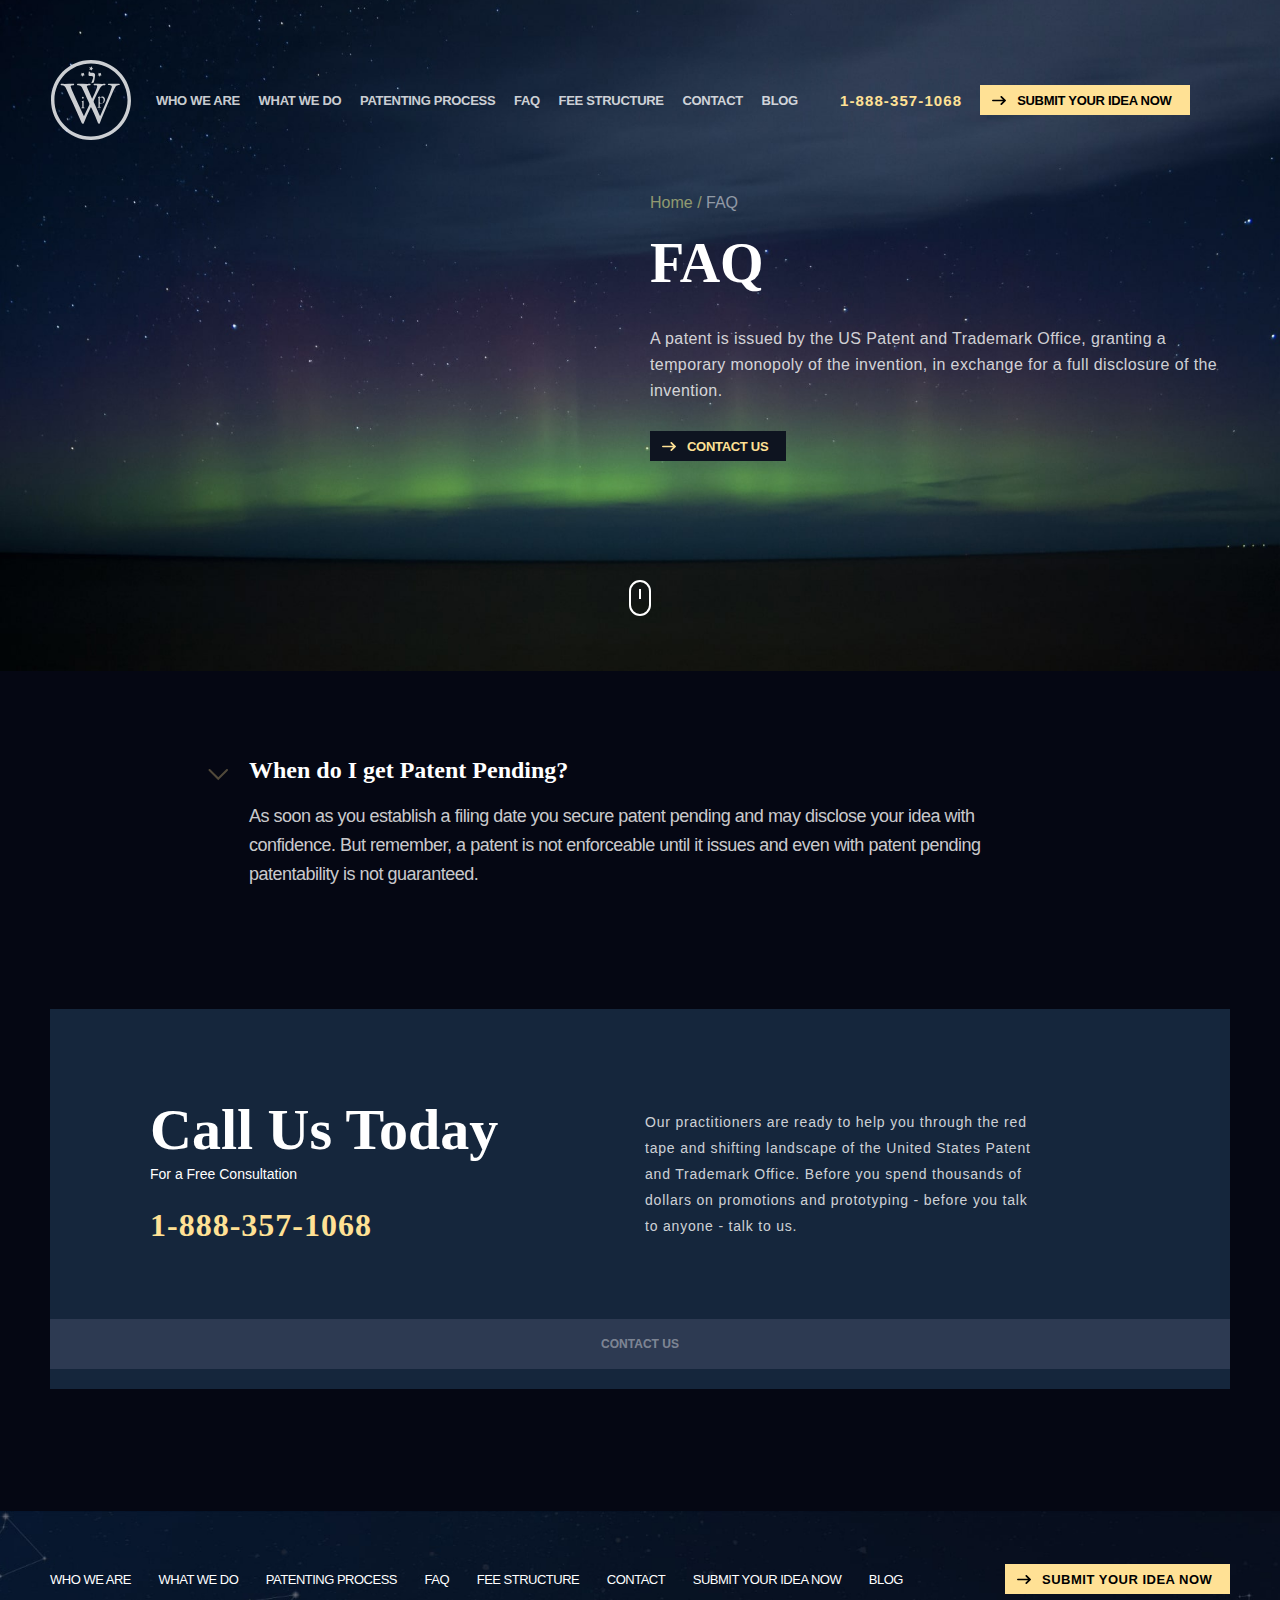
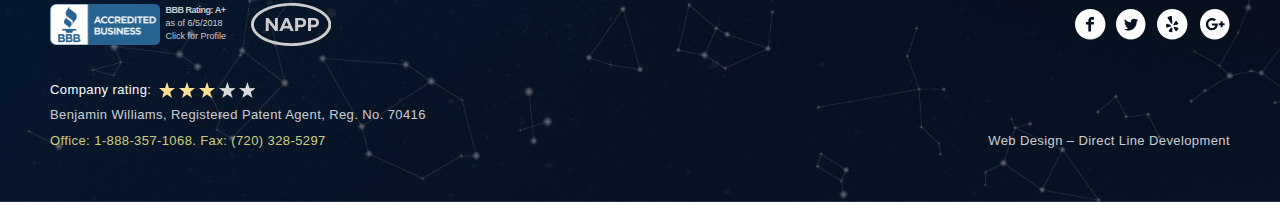
<file: FAQ/index.html>
<!DOCTYPE html>
<html lang="en">
<head>
    <meta charset="utf-8">
    <meta name="viewport" content="width=device-width, initial-scale=1">

    <title>Williams Intellectual Property</title>

    <link rel="stylesheet" type="text/css" href="style.css">

    <link rel="apple-touch-icon" sizes="180x180" href="../apple-touch-icon.png">
    <link rel="icon" type="image/png" sizes="32x32" href="../favicon-32x32.png">
    <link rel="icon" type="image/png" sizes="16x16" href="../favicon-16x16.png">
    <link rel="manifest" href="../site.webmanifest">
    <link rel="mask-icon" href="../safari-pinned-tab.svg" color="#0e0e0c">
    <meta name="msapplication-TileColor" content="#2b5797">
    <meta name="theme-color" content="#ffffff">

</head>
<body>

<section class="BlockOne">

    <div class="Container">

        <header>

            <div class="MenuContainer">

                <div class="Logo"></div>

                <nav class="Nav">

                    <a href="#">Who we are</a>

                    <a href="#">What we do</a>

                    <a href="#">Patenting process</a>

                    <a href="#">FAQ</a>

                    <a href="#">Fee structure</a>

                    <a href="#">Contact</a>

                    <a href="#">Blog</a>

                </nav>

                <a href="#" class="Tel">1-888-357-1068</a>


                <nav class="Sandwich"></nav>


                <div class="Submit">

                    <a  href="#">
                        <div>
                            <div class="Icon_Arrow_B"></div>
                            <div class="ButtonText">Submit Your Idea Now</div>
                        </div>
                    </a>

                    <div class="HiddenButtons">

                        <a href="#">
                            <div class="Icon_Arrow_Y"></div>
                            <div class="ButtonText">Contact us</div>
                        </a>

                        <a href="#">
                            <div class="Icon_Arrow_Y"></div>
                            <div class="ButtonText">View Our Services</div>
                        </a>

                        <a href="#">
                            <div class="Icon_Arrow_Y"></div>
                            <div class="ButtonText">Download Patent Overview</div>
                        </a>

                    </div>

                </div>

            </div>

        </header>

        <div class="StartContainer">

            <main>

                <header>
                    <nav><a href="../index.html">Home /</a> FAQ</nav>
                </header>

                <h1>FAQ</h1>

                <p>A patent is issued by the US Patent and Trademark Office, granting a temporary monopoly of the invention, in exchange for a full disclosure of the invention.</p>

                <footer>

                    <a href="#" class="Button">

                        <div class="Icon_Arrow_Y"></div>

                        <div class="ButtonText">Contact us</div>

                    </a>

                </footer>

            </main>

        </div>

        <div class="MouseContainer">

            <a href="#NextSection" class="Mouse"></a>

        </div>

    </div>

</section>

<section class="BlockTwo">

    <div class="Container" id="NextSection">

        <article>

            <section>

                <div class="Control"></div>

                <h1>When do I get Patent Pending?</h1>

                <p>As soon as you establish a filing date you secure patent pending and may disclose your idea
                    with confidence. But remember, a patent is not enforceable until it issues and even with
                    patent pending patentability is not guaranteed.</p>

            </section>

        </article>

        <div class="CallUsToday">

            <div class="Wrapper">

                <h2>Call Us Today</h2>

                <p>For a Free Consultation</p>

                <a href="#" class="Tel">1-888-357-1068</a>

            </div>

            <p>Our practitioners are ready to help you through the red tape and shifting landscape of the United States Patent and Trademark Office. Before you spend thousands of dollars on promotions and prototyping - before you talk to anyone - talk to us.</p>

            <a href="#" class="ContactUs">Contact us</a>

        </div>

    </div>

</section>

<section class="BlockThree">

    <div class="Container">

        <footer>

            <div class="FooterNav">

                <nav>

                    <a href="#">Who we are</a>

                    <a href="#">What we do</a>

                    <a href="#">Patenting process</a>

                    <a href="#" class="Nav_FAQ">FAQ</a>

                    <a href="#">Fee structure</a>

                    <a href="#">Contact</a>

                    <a href="#">Submit your idea now</a>

                    <a href="#">Blog</a>

                </nav>

                <a href="#" class="Button">
                    <div>
                        <div class="Icon_Arrow_B"></div>
                        <div class="ButtonText">Submit your idea now</div>
                    </div>
                </a>

            </div>

            <div class="Accredited">
                <div class="BBB"></div>
                <div class="BBBRating">
                    <p>BBB Rating: A+</p>
                    as of 6/5/2018<br>
                    Click for Profile</div>
                <div class="Napp"></div>
            </div>

            <div class="Socials">
                <a href="#" target="_blank" class="Social_1"></a>
                <a href="#" target="_blank" class="Social_2"></a>
                <a href="#" target="_blank" class="Social_3"></a>
                <a href="#" target="_blank" class="Social_4"></a>
            </div>

            <div class="StarRating">
                <div class="Text">Company rating:</div>
                <div class="Star_Y"></div>
                <div class="Star_Y"></div>
                <div class="Star_Y"></div>
                <div class="Star_W"></div>
                <div class="Star_W"></div>
            </div>

            <address class="Author">Benjamin Williams, Registered Patent Agent, Reg. No. 70416</address>

            <address class="Tel">Office: 1-888-357-1068. Fax: (720) 328-5297</address>

            <a href="#" target="_blank" class="Dev">Web Design &ndash; Direct Line Development</a>

            <script> </script>

        </footer>

    </div>

</section>

</body>
</html>
</file>
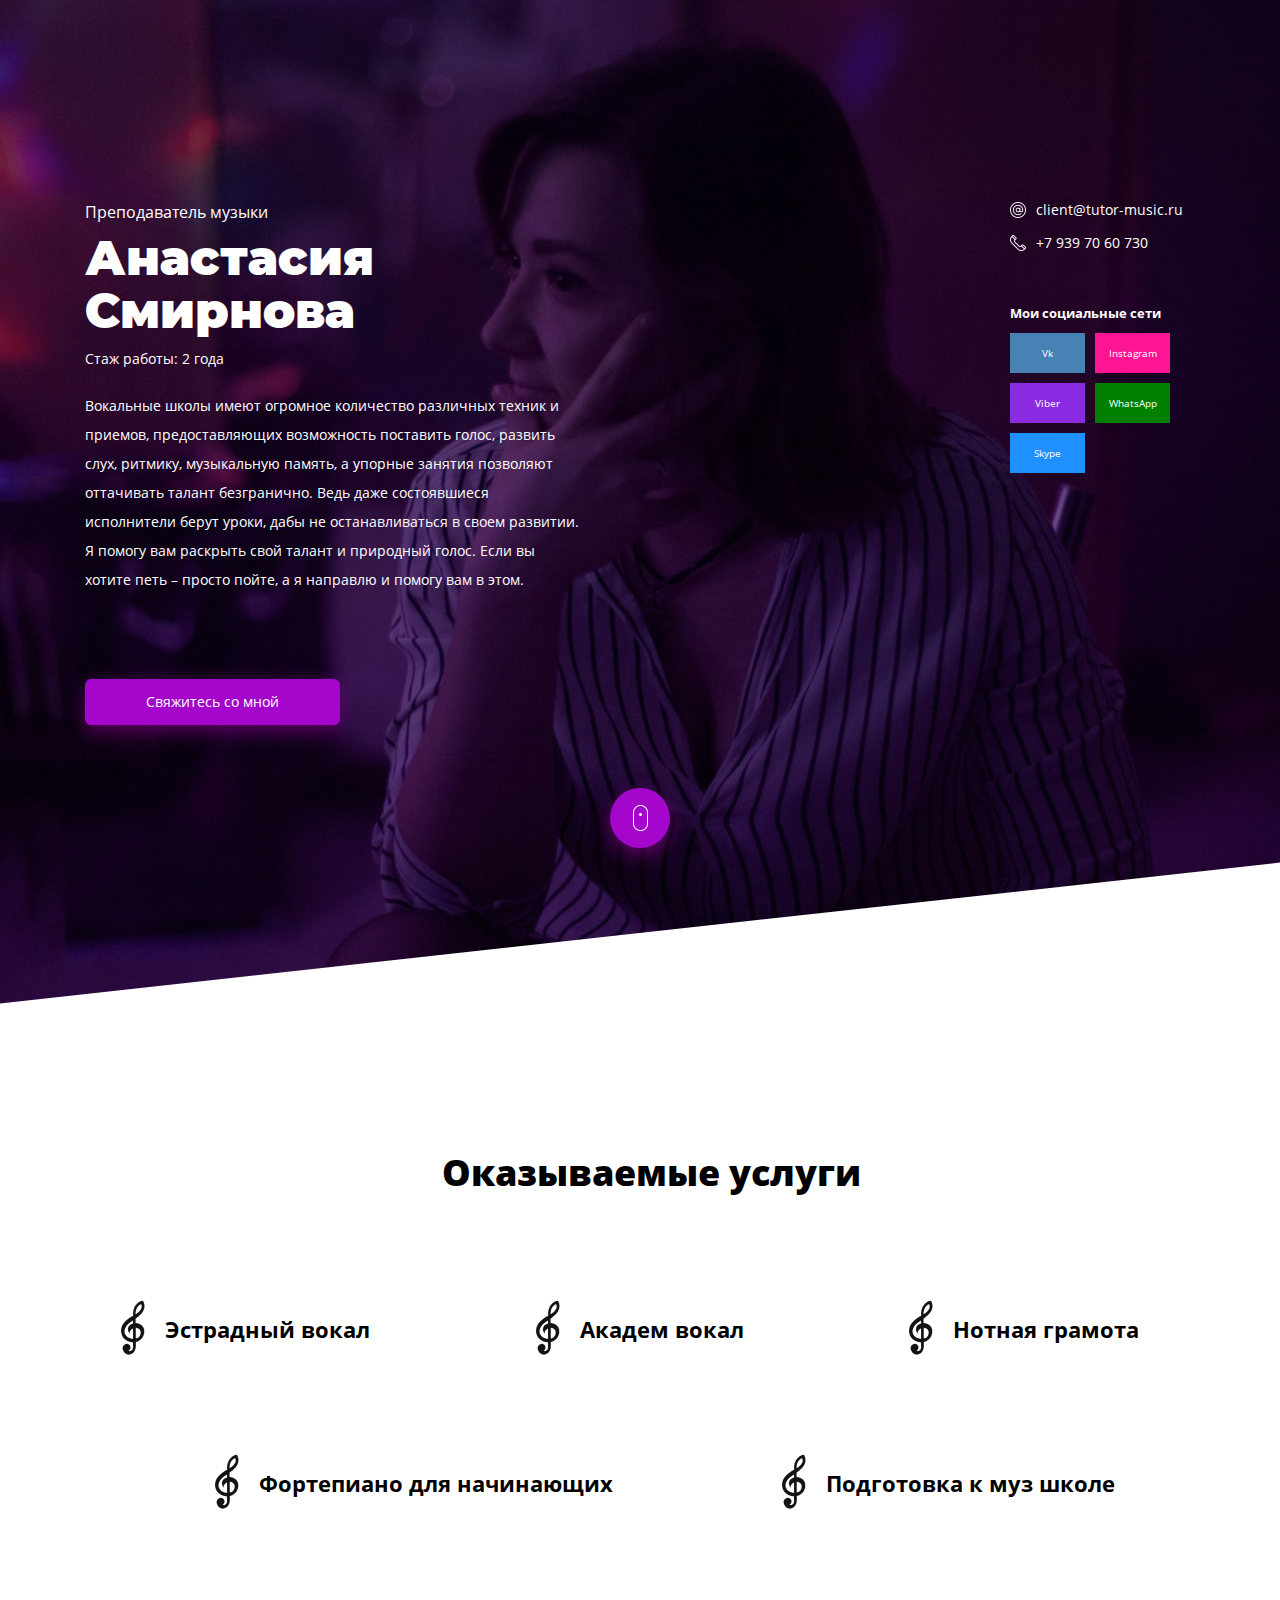
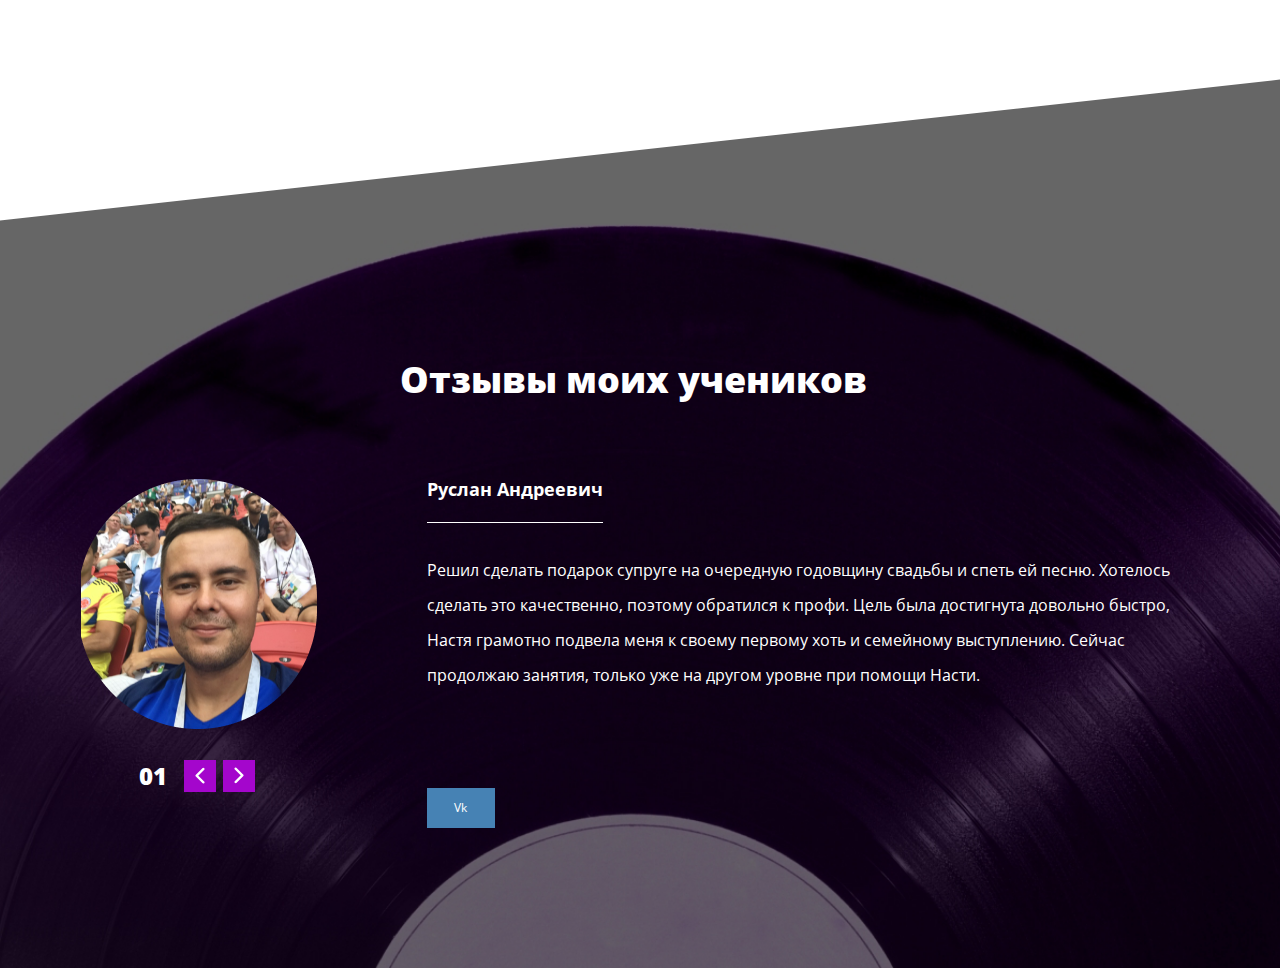
<file: Tutor_music/index.html>
<!DOCTYPE html>
<html lang="ru">

<head>

    <meta charset="utf-8">
    <meta name="viewport" content="width=device-width, initial-scale=1">

    <title>Анастасия Смирнова &ndash; преподаватель музыки</title>

    <link rel="stylesheet" type="text/css" href="style.css">
    <script src="./JS/script.js"></script>

</head>

<body>

  <div id="container_1">

      <section>

          <div class="author">

              <h2>Преподаватель музыки</h2>

              <h1>Анастасия Смирнова</h1>

              <h3>Стаж работы: 2 года</h3>

              <p>Вокальные школы имеют огромное количество различных техник и приемов, предоставляющих возможность
                  поставить голос, развить слух, ритмику, музыкальную память, а упорные занятия позволяют оттачивать
                  талант безгранично. Ведь даже состоявшиеся исполнители берут уроки, дабы не останавливаться в своем
                  развитии. <br>Я помогу вам раскрыть свой талант и природный голос. Если вы хотите петь &ndash; просто пойте,
                  а я направлю и помогу вам в этом.
              </p>

              <div id="contactButton">

                  <div>Свяжитесь со мной</div>

              </div>

          </div>

          <div class="contacts">

              <div class="mail">

                  <div class="icon_mail"></div>

                  <a href="mailto:client@tutor-music.ru">client@tutor-music.ru</a>

              </div>

              <div class="phone">

                  <div class="icon_phone"></div>

                  <a href="tel:+79397060730">+7 939 70 60 730</a>

              </div>

              <div class="socials">

                  <h3>Мои социальные сети</h3>

                  <a href="https://vk.com/top_kovshik" class="vk">
                      <div>Vk</div>
                  </a>
                  <a href="https://www.instagram.com/duck_nastya" class="instagram">
                      <div>Instagram</div>
                  </a>
                  <a href="viber://add?number=79397060730" class="viber">
                      <div>Viber</div>
                  </a>
                  <a href="whatsapp://send?phone=+79397060730" class="whatsapp">
                      <div>WhatsApp</div>
                  </a>
                  <a href="skype:live:the.kovshik?call" class="skype">
                      <div>Skype</div>
                  </a>

              </div>

              <div id="contactButtonAdaptive">

                  <div>Свяжитесь со мной</div>

              </div>

          </div>

          <div class="next">

              <a href="#container_2" class="mouseWrapper">

                  <div class="icon_mouse"></div>

              </a>

          </div>

      </section>

  </div>

  <div id="container_2">

      <div class="matrix"></div>

      <section>

          <h2>Оказываемые услуги</h2>

          <div class="card_wrapper top">

              <div class="card">

                  <div class="tooltip">

                      <div class="text">

                          <h4>Эстрадный вокал</h4>

                          <p>В эстрадном вокале можно услышать и народные мотивы, и элементы джаза,
                              это также и авторская песня и элементы рок-музыки.</p>

                      </div>

                      <div class="triangle"></div>

                  </div>

                  <div class="item">

                      <div class="icon_key"></div>

                      <div class="item_text">Эстрадный вокал</div>

                  </div>

              </div>

              <div class="card">

                  <div class="tooltip">

                      <div class="text">

                          <h4>Академический вокал</h4>

                          <p>Академический или классический вокал заметно отличается от джазовой или эстрадной техники
                              исполнения. В его основе заложены техники, сложившиеся еще в XVI веке.</p>

                      </div>

                      <div class="triangle"></div>

                  </div>

                  <div class="item">

                      <div class="icon_key"></div>

                      <div class="item_text">Академ вокал</div>

                  </div>

              </div>

              <div class="card">

                  <div class="tooltip">

                      <div class="text">

                          <h4>Нотная грамота</h4>

                          <p>Ноты &ndash; это те же самые буквы только в музыке. Все в начале учили буквы, а потом уже
                          учились читать и писать. Для изучения музыки необходимо знать и понимать ее правила.</p>

                      </div>

                      <div class="triangle"></div>

                  </div>

                  <div class="item">

                      <div class="icon_key"></div>

                      <div class="item_text">Нотная грамота</div>

                  </div>

              </div>

          </div>

          <div class="card_wrapper bottom">

              <div class="card">

                  <div class="tooltip">

                      <div class="text">

                          <h4>Фортепиано для начинающих</h4>

                          <p>Фортепиано &ndash; очень интересный и сложный предмет, он требует усердия и интереса к нему,
                              если вы готовы, то я жду вас на своих занятиях.</p>

                      </div>

                      <div class="triangle"></div>

                  </div>

                  <div class="item">

                      <div class="icon_key"></div>

                      <div class="item_text">Фортепиано для начинающих</div>

                  </div>

              </div>

              <div class="card">

                  <div class="tooltip">

                      <div class="text">

                          <h4>Подготовка к музыкальной школе</h4>

                          <p>Подготовиться к музыкальной школе не сложно, важно, чтобы ребёнок хотел познавать новое,
                              а в этом я постараюсь ему помочь.</p>

                      </div>

                      <div class="triangle"></div>

                  </div>

                  <div class="item">

                      <div class="icon_key"></div>

                      <div class="item_text">Подготовка к муз школе</div>

                  </div>

              </div>

          </div>

      </section>

  </div>

  <div id="container_3">

      <section>

          <h2>Отзывы моих учеников</h2>

          <article>

              <div class="wrapper">

                  <div class="photo"></div>

                  <div id="slider">

                      <div id="number">01</div>

                      <div id="left">
                          <div class="icon_stroke"></div>
                      </div>

                      <div id="right">
                          <div class="icon_stroke"></div>
                      </div>

                  </div>

              </div>

              <div class="content">

                  <address>Руслан Андреевич</address>

                  <p>Решил сделать подарок супруге на очередную годовщину свадьбы и спеть ей песню. Хотелось сделать это
                      качественно, поэтому обратился к профи. Цель была достигнута довольно быстро, Настя грамотно подвела
                      меня к своему первому хоть и семейному выступлению. Сейчас продолжаю занятия, только уже на другом уровне
                      при помощи Насти.
                  </p>

                  <a href="#" class="vk">
                      <div>Vk</div>
                  </a>

              </div>

          </article>

      </section>

  </div>

  <div id="modalWindow">

      <div>

          <div class="form">

              <div class="header">Связь со мной</div>

              <form>

                  <label for="name">Введите ваше имя</label><input type="text" id="name" required>

                  <label for="surname">Введите вашу фамилию</label><input type="text" id="surname">

                  <label for="contact">Введите вашу электронную почту или номер телефона</label><input type="text" id="contact">

                  <label for="comment">Введите ваш комментарий</label><textarea id="comment"></textarea>

                  <button type="submit">Отправить заявку</button>

              </form>

              <p>или найдите меня в:</p>

              <div class="socials">

                  <a href="#" class="vk">
                      <div>Vk</div>
                  </a>
                  <a href="#" class="instagram">
                      <div>Instagram</div>
                  </a>
                  <a href="#" class="viber">
                      <div>Viber</div>
                  </a>
                  <a href="#" class="whatsapp">
                      <div>WhatsApp</div>
                  </a>
                  <a href="#" class="skype">
                      <div>Skype</div>
                  </a>

              </div>

          </div>

          <div class="wrapper">

              <div class="piano"></div>

              <div id="cross"></div>

          </div>

      </div>

  </div>

  <div id="upButton">

    <div class="icon_stroke"></div>

  </div>

</body>
    
</html>
</file>
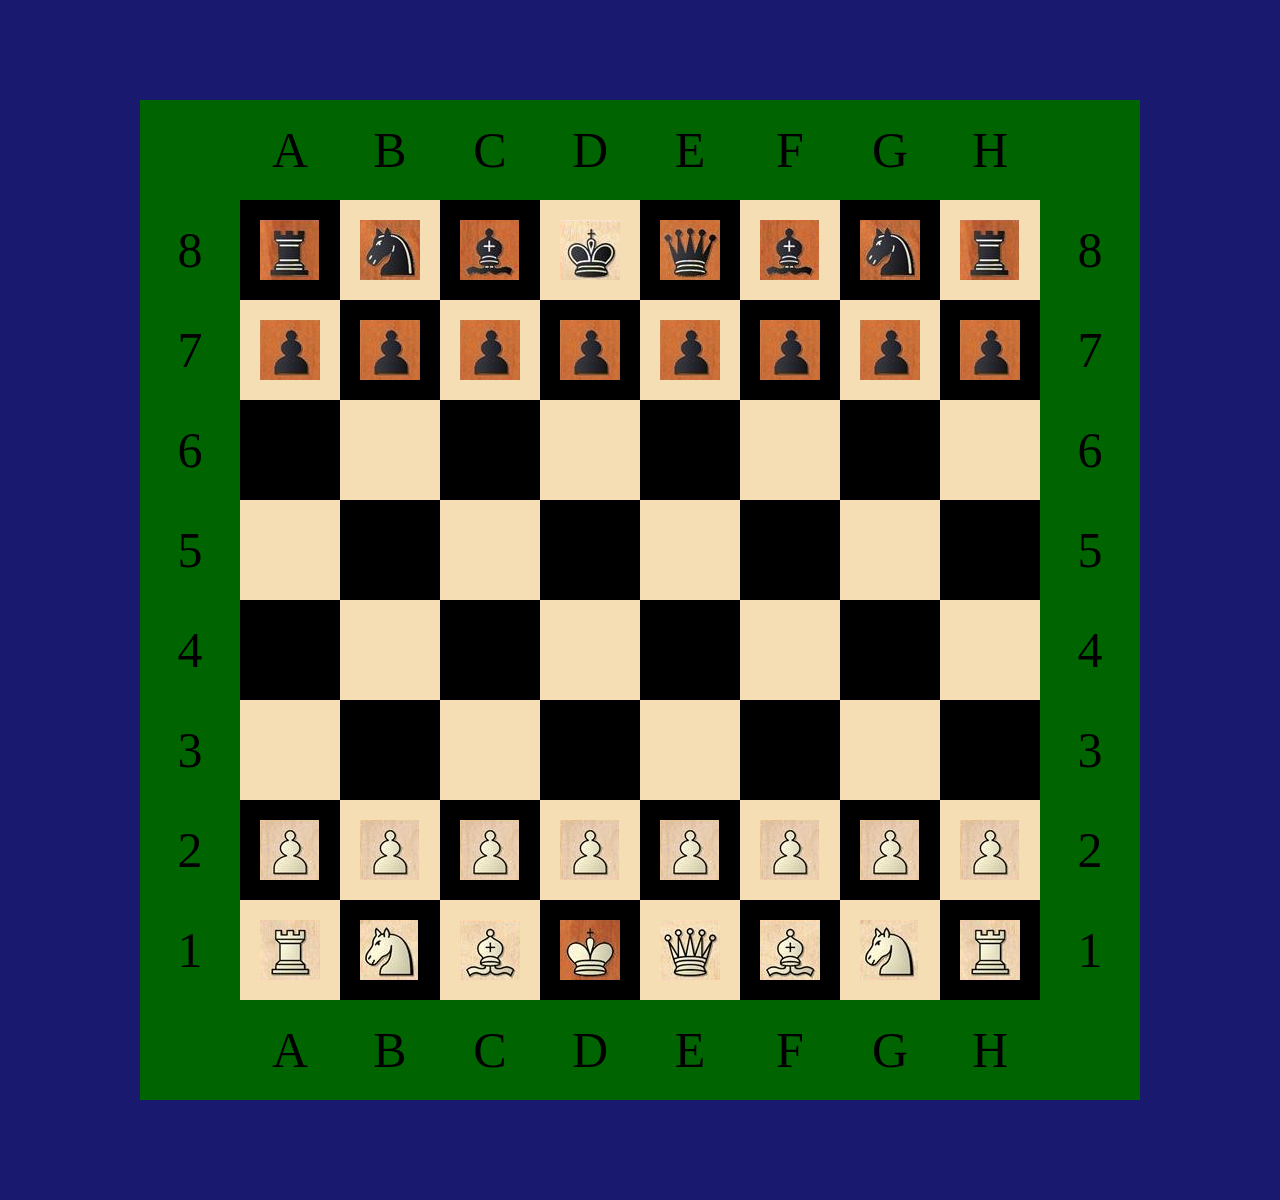
<file: DZ/DZ_5/index.html>
<!DOCTYPE html>

<html>

<head>

    <meta charset="UTF-8">
    <title>ДЗ 5 - DOM - шахматы</title>

    <link rel="stylesheet" type="text/css" href="style.css">
    <script src="DZ_5_DOM_Chess.js"></script>

</head>

<body>

    <div class="Container">

        <div id="Chess"></div>

    </div>

</body>

</html>
</file>
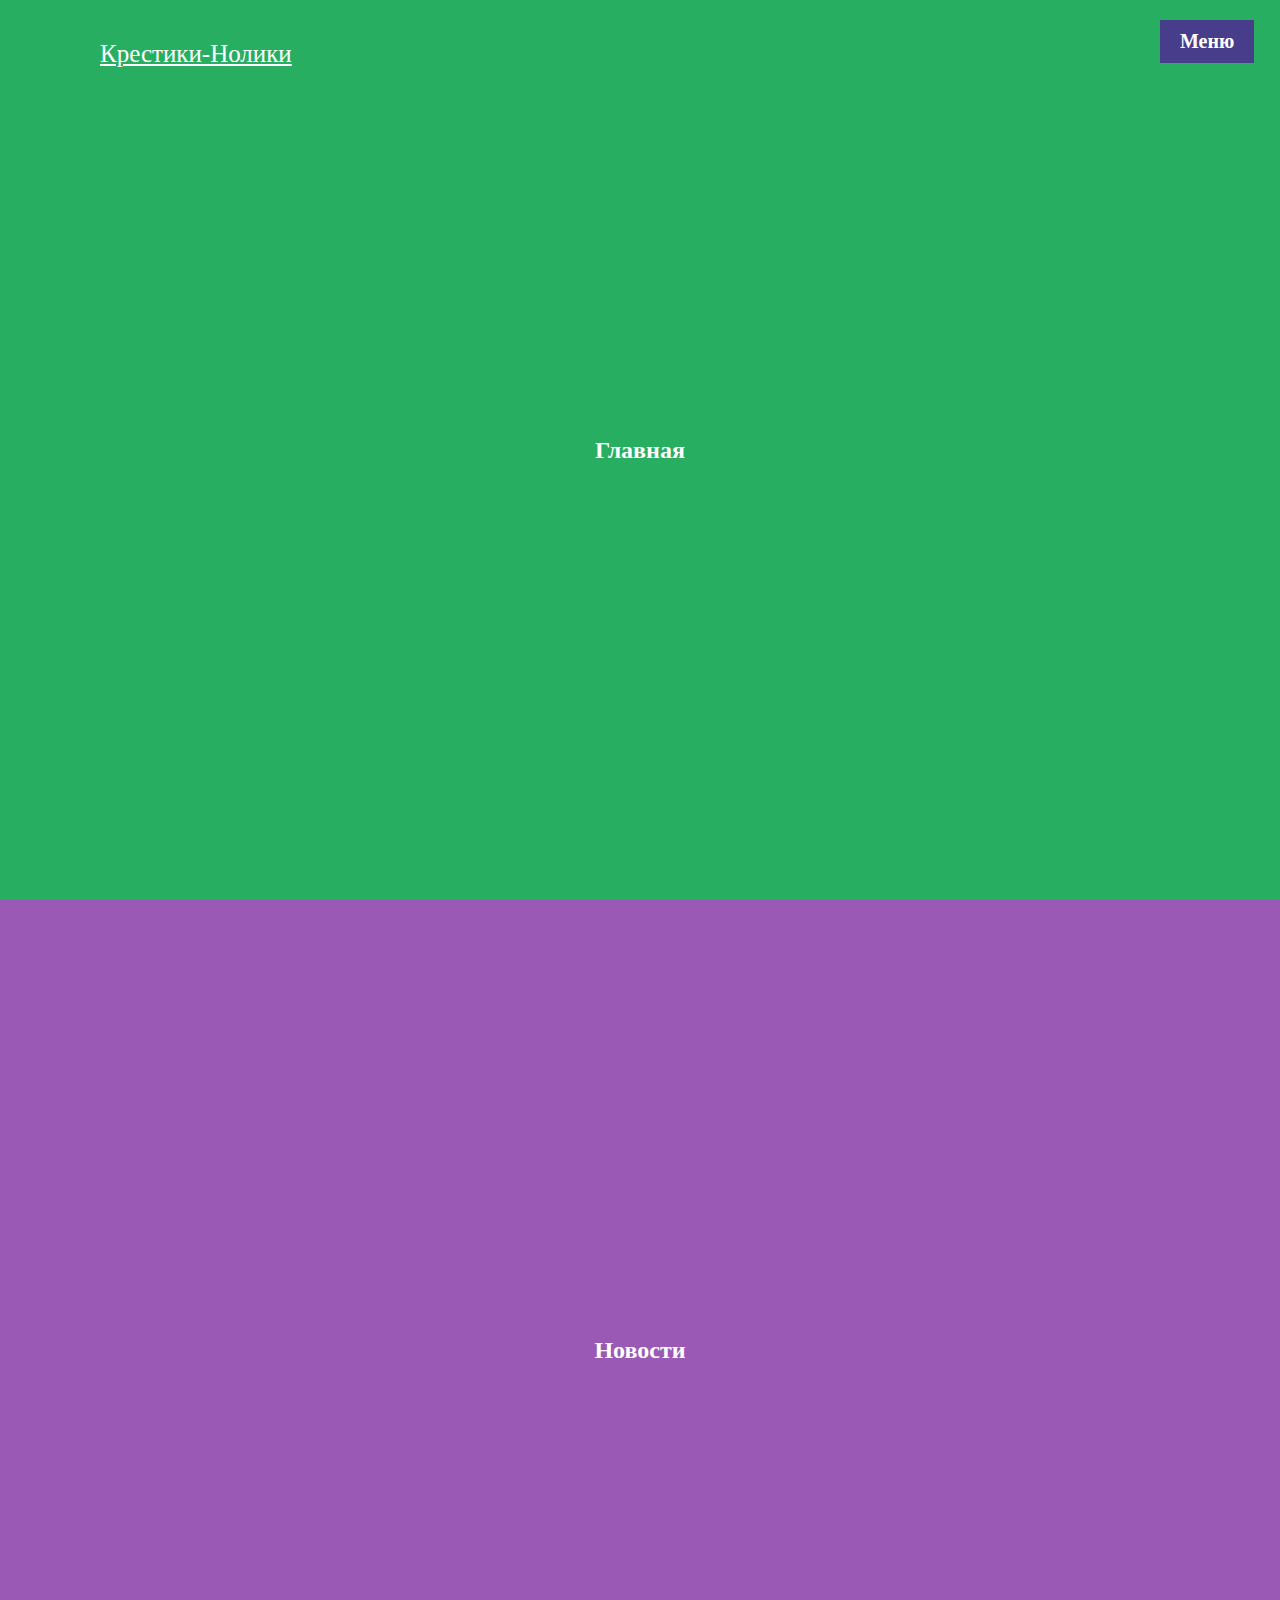
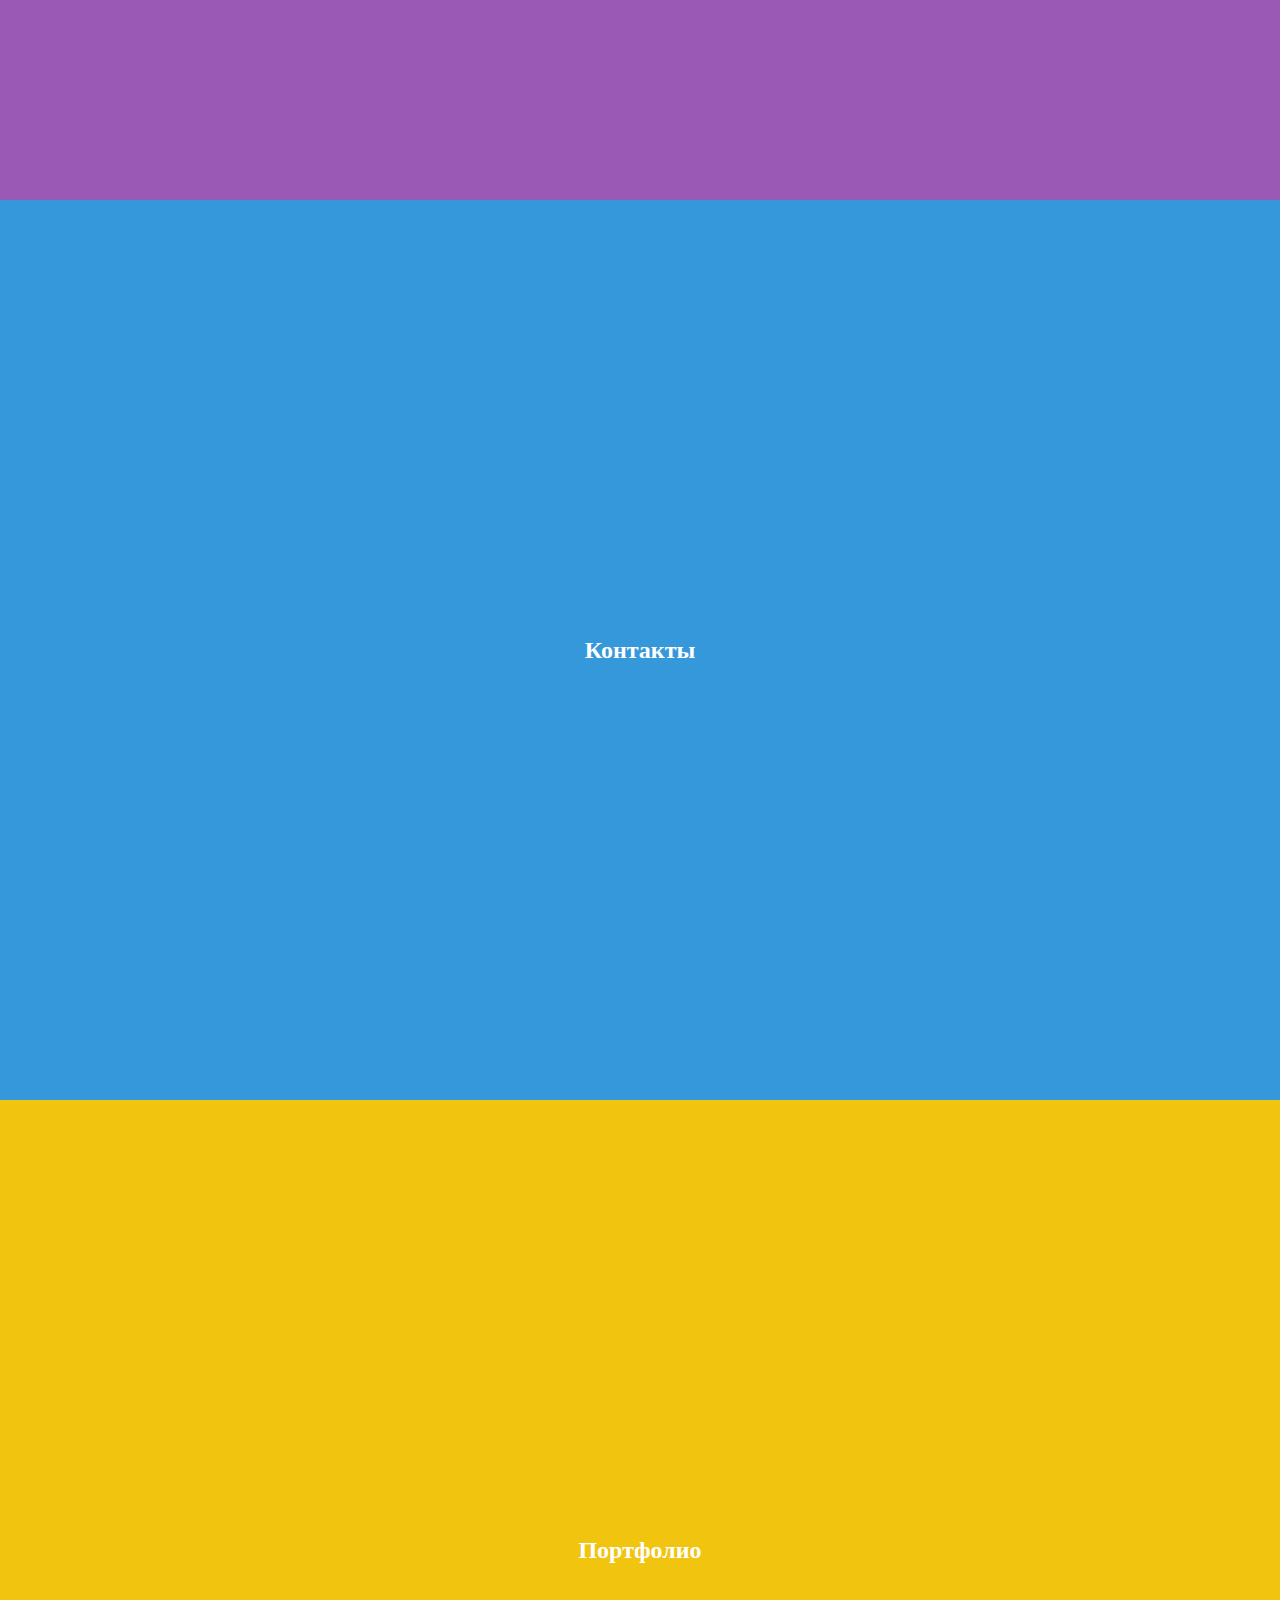
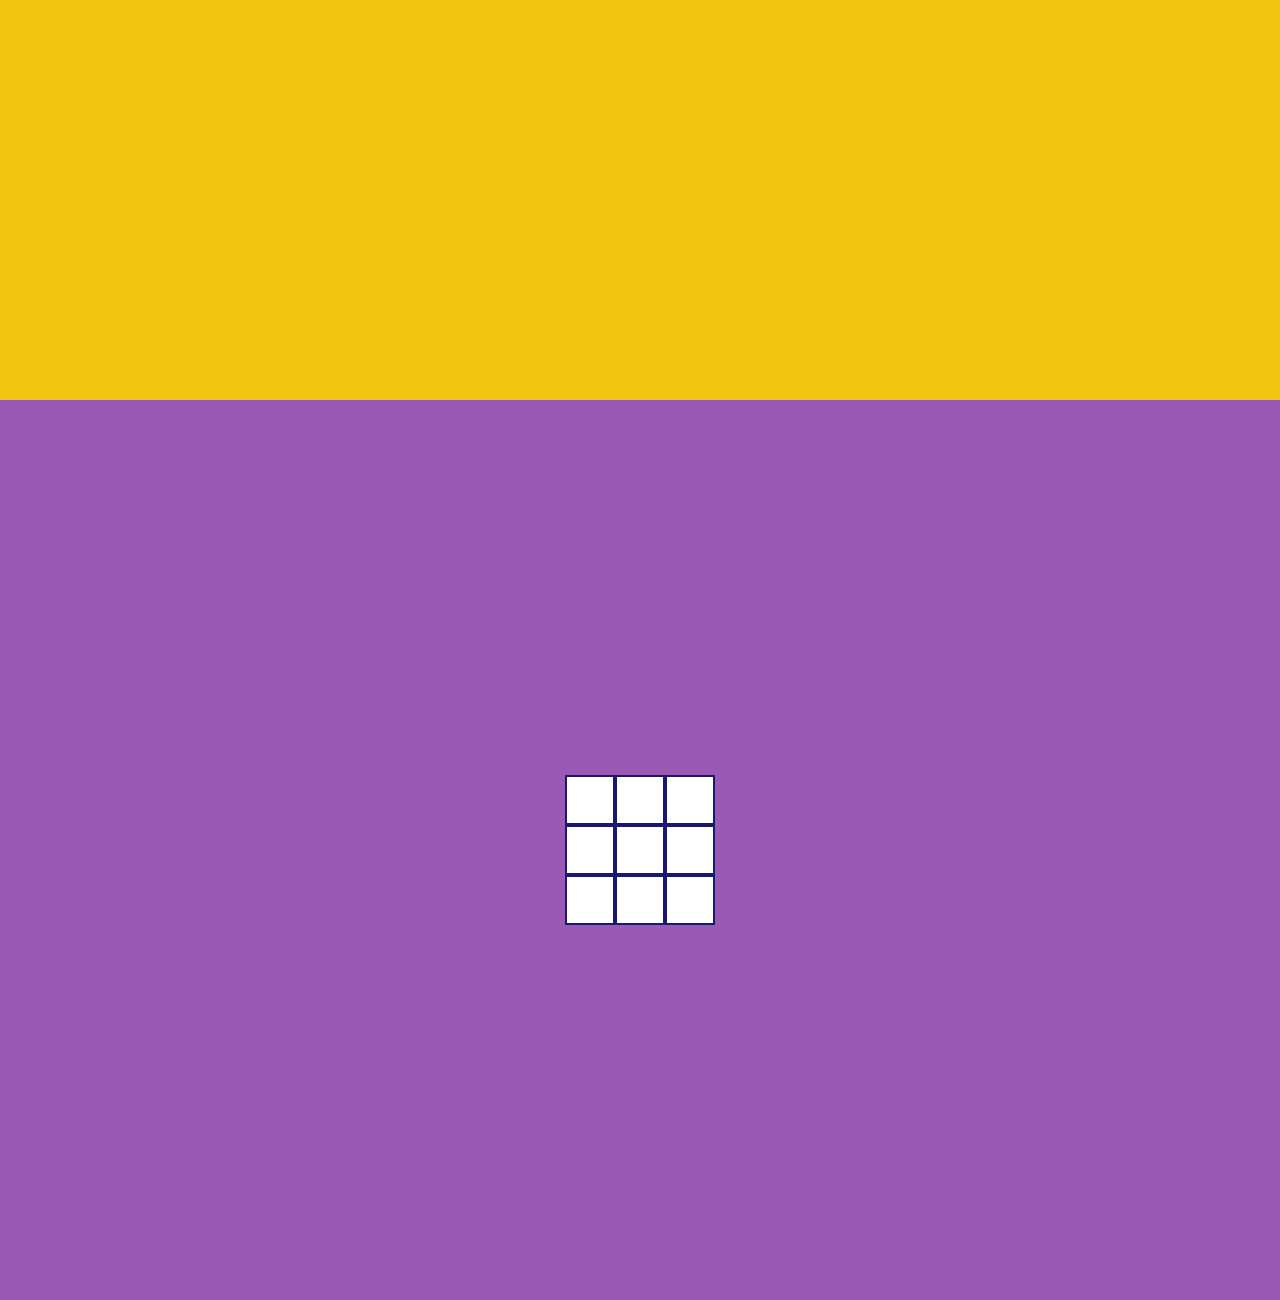
<file: DZ/DZ_6/index.html>
<!DOCTYPE html>

<html>

<head>

    <meta charset="UTF-8">
    <title>ДЗ 6 - События</title>

    <link rel="stylesheet" type="text/css" href="style.css">
    <script src="DZ_6_Events.js"></script>

</head>

<body>

<div id="wrapper">

    <div id="shadow"></div>

    <div id="menu">

        <div id="menu-btn">Меню</div>

        <nav class="menu-list">
            <a href="#">Главная</a>
            <a href="#">Новости</a>
            <a href="#">Контакты</a>
            <a href="#">Портфолио</a>
        </nav>

    </div>

    <div id="content">

        <section class="main">
            <h2>Главная</h2>
            <a href="#XO">Крестики-Нолики</a>
        </section>

        <section class="news">
            <h2>Новости</h2>
        </section>

        <section class="contacts">
            <h2>Контакты</h2>
        </section>

        <section class="portfolio">
            <h2>Портфолио</h2>
        </section>

        <section id="XO" class="news">

            <div id="Square">

                <!--<div class="ggg" id="1"></div>
                <div class="ggg" id="2"></div>
                <div class="ggg" id="3"></div>

                <div class="ggg" id="4"></div>
                <div class="ggg" id="5"></div>
                <div class="ggg" id="6"></div>

                <div class="ggg" id="7"></div>
                <div class="ggg" id="8"></div>
                <div class="ggg" id="9"></div>-->

            </div>

        </section>

    </div>

    <div id="modalW">

        <div>
            <p>Это модальное окно</p>
            <div id="closeModalW">Закрыть</div>
        </div>

    </div>

</div>


</body>

</html>
</file>
<file: FAQ/style.css>
@charset "UTF-8";
@import url("../static/fonts/signika/signika.css");
@import url("../static/fonts/playfair/playfair.css");
@import url("../static/fonts/roboto/roboto.css");
body {
  margin: 0;
  background-color: #050713;
}

.BlockOne {
  display: flex;
  justify-content: center;
  background: url("../static/bg/FAQ.jpg") no-repeat bottom/cover;
  width: 100%;
}
.BlockOne .Container {
  display: flex;
  flex-direction: column;
  align-items: flex-start;
  margin-top: 59px;
  margin-bottom: 55px;
  width: 1180px;
}
.BlockOne .Container header .MenuContainer {
  display: flex;
  flex-wrap: wrap;
  align-items: center;
  font-family: Signika, sans-serif;
  font-weight: 600;
  line-height: normal;
  font-size: 13px;
  letter-spacing: -0.3px;
  text-transform: uppercase;
  text-decoration: none;
  margin-bottom: 49px;
}
.BlockOne .Container header .MenuContainer .Logo {
  width: 82px;
  height: 82px;
  background: url("../static/images/Sprait.svg") no-repeat;
  margin-right: 24px;
}
.BlockOne .Container header .MenuContainer .Nav {
  display: flex;
  width: 642px;
  height: 18px;
  align-items: center;
  justify-content: space-between;
  margin-right: 42px;
}
.BlockOne .Container header .MenuContainer .Nav a {
  color: rgba(255, 255, 255, 0.8);
  text-decoration: none;
  transition: 500ms;
}
.BlockOne .Container header .MenuContainer .Nav a:hover {
  color: #FFE195;
  cursor: pointer;
}
.BlockOne .Container header .MenuContainer .Tel {
  font-family: signika, sans-serif;
  margin-right: 18px;
  color: #FFE195;
  font-size: 15px;
  text-transform: uppercase;
  text-decoration: none;
  letter-spacing: 1.1px;
}
.BlockOne .Container header .MenuContainer .Tel:hover {
  color: #E7CC89;
}
.BlockOne .Container header .MenuContainer .Sandwich {
  width: 30px;
  height: 24px;
  background: url("../static/mobile_images/Mobile_sandwich.png") no-repeat;
}
.BlockOne .Container header .MenuContainer .Submit {
  position: relative;
  z-index: 1;
}
.BlockOne .Container header .MenuContainer .Submit:hover > .HiddenButtons {
  opacity: 1;
  pointer-events: auto;
}
.BlockOne .Container header .MenuContainer .Submit > a {
  position: inherit;
  z-index: 2;
  display: flex;
  align-items: center;
  height: 30px;
  padding: 0;
  margin-bottom: 0;
  background: #FFE195;
  width: fit-content;
  text-decoration: none;
  color: black;
  transition: 500ms;
}
.BlockOne .Container header .MenuContainer .Submit > a .ButtonText {
  white-space: nowrap;
  margin-left: 11px;
  font-family: Signika, sans-serif;
  font-weight: 600;
  line-height: normal;
  font-size: 13px;
  letter-spacing: -0.3px;
  text-transform: uppercase;
}
.BlockOne .Container header .MenuContainer .Submit > a:hover {
  background: #E7CC89;
}
.BlockOne .Container header .MenuContainer .Submit > a > div {
  display: flex;
  align-items: center;
  margin-left: 12px;
  margin-right: 18px;
}
.BlockOne .Container header .MenuContainer .Submit > a > div .Icon_Arrow_B {
  width: 14px;
  height: 9px;
  background: url("../static/images/Sprait.svg") no-repeat -1px -174px;
  padding: 0;
}
.BlockOne .Container header .MenuContainer .Submit .HiddenButtons {
  position: absolute;
  top: 0;
  padding-top: 36px;
  opacity: 0;
  pointer-events: none;
  transition: opacity 500ms;
  /*плавное появление блока скрытых кнопок*/
}
.BlockOne .Container header .MenuContainer .Submit .HiddenButtons > a {
  display: inline-flex;
  justify-content: flex-start;
  align-items: center;
  height: 30px;
  padding: 0;
  margin-bottom: 0;
  background: #0E1420;
  width: fit-content;
  text-decoration: none;
  color: #FFE195;
  transition: 500ms;
}
.BlockOne .Container header .MenuContainer .Submit .HiddenButtons > a .ButtonText {
  white-space: nowrap;
  padding-left: 11px;
  padding-right: 18px;
  font-family: Signika, sans-serif;
  font-weight: 600;
  line-height: normal;
  font-size: 13px;
  letter-spacing: -0.3px;
  text-transform: uppercase;
}
.BlockOne .Container header .MenuContainer .Submit .HiddenButtons > a:hover {
  background: #E7CC89;
  color: black;
}
.BlockOne .Container header .MenuContainer .Submit .HiddenButtons > a:not(:last-child) {
  margin-bottom: 6px;
}
.BlockOne .Container header .MenuContainer .Submit .HiddenButtons > a .Icon_Arrow_Y {
  width: 14px;
  height: 9px;
  background: url("../static/images/Sprait.svg") no-repeat -1px -163px;
  margin-left: 12px;
  padding: 0;
}
.BlockOne .Container header .MenuContainer .Submit .HiddenButtons > a:hover .Icon_Arrow_Y {
  background: url("../static/images/Sprait.svg") no-repeat -1px -174px;
}
.BlockOne .Container .StartContainer {
  display: flex;
  flex-direction: column;
  align-items: flex-end;
  width: 100%;
  margin-bottom: 119px;
}
.BlockOne .Container .StartContainer main nav {
  height: 27px;
  font-family: signika, sans-serif;
  font-size: 16px;
  line-height: 26px;
  color: rgba(255, 255, 255, 0.5);
}
.BlockOne .Container .StartContainer main nav > a {
  text-decoration: none;
  color: rgba(255, 255, 149, 0.5);
  transition: 500ms;
}
.BlockOne .Container .StartContainer main nav > a:hover {
  color: #ffff95;
}
.BlockOne .Container .StartContainer main h1 {
  width: 580px;
  margin: 0;
  padding: 0;
  height: 93px;
  font-family: playfair, serif;
  font-size: 56px;
  font-weight: 600;
  line-height: 93px;
  letter-spacing: -0.3px;
  color: #FFFFFF;
}
.BlockOne .Container .StartContainer main p {
  width: 580px;
  height: 75px;
  margin-bottom: 30px;
  font-family: signika, sans-serif;
  font-size: 14px;
  font-style: normal;
  font-weight: normal;
  color: rgba(255, 255, 255, 0.8);
  letter-spacing: 0.4px;
  line-height: 26px;
  font-size: 16px;
}
.BlockOne .Container .StartContainer main .Button {
  display: inline-flex;
  justify-content: flex-start;
  align-items: center;
  height: 30px;
  padding: 0;
  margin-bottom: 0;
  background: #0E1420;
  width: fit-content;
  text-decoration: none;
  color: #FFE195;
  transition: 500ms;
}
.BlockOne .Container .StartContainer main .Button .ButtonText {
  white-space: nowrap;
  padding-left: 11px;
  padding-right: 18px;
  font-family: Signika, sans-serif;
  font-weight: 600;
  line-height: normal;
  font-size: 13px;
  letter-spacing: -0.3px;
  text-transform: uppercase;
}
.BlockOne .Container .StartContainer main .Button:hover {
  background: #E7CC89;
  color: black;
}
.BlockOne .Container .StartContainer main .Button .Icon_Arrow_Y {
  width: 14px;
  height: 9px;
  background: url("../static/images/Sprait.svg") no-repeat -1px -163px;
  margin-left: 12px;
  padding: 0;
}
.BlockOne .Container .StartContainer main .Button:hover .Icon_Arrow_Y {
  background: url("../static/images/Sprait.svg") no-repeat -1px -174px;
}
.BlockOne .Container .MouseContainer {
  display: flex;
  justify-content: center;
  width: 100%;
}
.BlockOne .Container .MouseContainer .Mouse {
  width: 22px;
  height: 36px;
  background: url("../static/images/Mouse.svg") no-repeat;
  transition: 500ms;
}
.BlockOne .Container .MouseContainer .Mouse:hover {
  opacity: 0.5;
}

.BlockTwo {
  display: flex;
  justify-content: center;
}
.BlockTwo .Container {
  display: flex;
  flex-direction: column;
  margin-top: 86px;
  margin-bottom: 122px;
  width: 1180px;
}
.BlockTwo .Container article {
  display: flex;
  flex-direction: column;
  width: 817px;
  margin-left: 162px;
  margin-bottom: 120px;
}
.BlockTwo .Container article section {
  position: relative;
  display: flex;
  flex-direction: column;
  width: 817px;
}
.BlockTwo .Container article section:not(:last-child) {
  margin-bottom: 62px;
}
.BlockTwo .Container article section .Control {
  position: absolute;
  left: 0;
  top: 8px;
  width: 12px;
  height: 20px;
  background: url("../static/images/Sprait.svg") no-repeat -17px -163px;
  transform: rotate(90deg);
  opacity: 0.3;
  transition: 500ms;
}
.BlockTwo .Container article section .Control:hover {
  opacity: 1;
  cursor: pointer;
}
.BlockTwo .Container article section h1 {
  margin: 0 0 18px 37px;
  font-family: playfair, serif;
  font-weight: bold;
  font-size: 24px;
  color: #FFFFFF;
}
.BlockTwo .Container article section p {
  margin: 0 0 0 37px;
  font-family: signika, sans-serif;
  font-size: 18px;
  letter-spacing: -0.5px;
  line-height: 29px;
  color: rgba(255, 255, 255, 0.8);
}
.BlockTwo .Container .CallUsToday {
  display: flex;
  flex-wrap: wrap;
  background-color: rgba(27, 49, 75, 0.75);
}
.BlockTwo .Container .CallUsToday .Wrapper {
  margin: 95px 115px 55px 100px;
  width: 380px;
  height: 160px;
}
.BlockTwo .Container .CallUsToday .Wrapper h2 {
  margin-top: 0;
  margin-bottom: 5px;
  font-family: playfair, serif;
  font-size: 58px;
  font-style: normal;
  font-weight: bold;
  color: #FFFFFF;
  letter-spacing: 0;
  line-height: 52px;
}
.BlockTwo .Container .CallUsToday .Wrapper > p {
  margin: 0 0 20px 0;
  font-family: signika, sans-serif;
  font-size: 14px;
  font-style: normal;
  font-weight: normal;
  color: #FFFFFF;
  letter-spacing: 0;
  line-height: 26px;
}
.BlockTwo .Container .CallUsToday .Wrapper .Tel {
  height: 43px;
  font-family: playfair, serif;
  font-size: 32px;
  font-style: normal;
  font-weight: bold;
  color: #FFE195;
  letter-spacing: 1px;
  line-height: normal;
  text-decoration: none;
}
.BlockTwo .Container .CallUsToday > p {
  margin: 100px 0 0 0;
  width: 390px;
  height: 131px;
  font-family: signika, sans-serif;
  font-size: 14px;
  font-style: normal;
  font-weight: normal;
  color: rgba(255, 255, 255, 0.8);
  letter-spacing: 0.4px;
  line-height: 26px;
  letter-spacing: 0.8px;
}
.BlockTwo .Container .CallUsToday .ContactUs {
  /*position: absolute;
  left: 0;
  right: 0;
  bottom: 20px;*/
  width: 100%;
  height: 50px;
  line-height: 50px;
  margin-bottom: 20px;
  background-color: #2D3A52;
  color: rgba(255, 255, 255, 0.4);
  font-family: signika, sans-serif;
  text-align: center;
  text-transform: uppercase;
  text-decoration: none;
  letter-spacing: 0;
  font-style: normal;
  font-weight: 600;
  font-size: 12px;
  transition: 500ms;
}
.BlockTwo .Container .CallUsToday .ContactUs:hover {
  background: #FFE195;
  color: black;
  cursor: pointer;
}

.BlockThree {
  display: flex;
  justify-content: center;
  background: url("../static/bg/Footer.jpg") no-repeat center/cover;
  width: 100%;
}
.BlockThree .Container {
  position: relative;
  display: flex;
  width: 1180px;
  height: 235px;
  margin-bottom: 56px;
}
.BlockThree .Container .FooterNav {
  display: flex;
  justify-content: space-between;
  align-items: center;
  margin-top: 53px;
}
.BlockThree .Container .FooterNav nav {
  display: flex;
  justify-content: space-between;
  width: 853px;
  margin-right: 102px;
}
.BlockThree .Container .FooterNav nav a {
  font-family: signika, sans-serif;
  font-size: 13px;
  font-style: normal;
  font-weight: normal;
  letter-spacing: -0.5px;
  line-height: normal;
  color: #FFFFFF;
  text-decoration: none;
  text-transform: uppercase;
  transition: 500ms;
}
.BlockThree .Container .FooterNav nav a:hover {
  color: #FFE195;
  cursor: pointer;
}
.BlockThree .Container .FooterNav .Button {
  display: flex;
  align-items: center;
  height: 30px;
  padding: 0;
  margin-bottom: 0;
  background: #FFE195;
  width: fit-content;
  text-decoration: none;
  color: black;
  transition: 500ms;
}
.BlockThree .Container .FooterNav .Button .ButtonText {
  white-space: nowrap;
  margin-left: 11px;
  font-family: Signika, sans-serif;
  font-weight: 600;
  line-height: normal;
  font-size: 13px;
  letter-spacing: -0.3px;
  text-transform: uppercase;
}
.BlockThree .Container .FooterNav .Button:hover {
  background: #E7CC89;
}
.BlockThree .Container .FooterNav .Button > div {
  display: flex;
  align-items: center;
  margin-left: 12px;
  margin-right: 18px;
}
.BlockThree .Container .FooterNav .Button > div .Icon_Arrow_B {
  width: 14px;
  height: 9px;
  background: url("../static/images/Sprait.svg") no-repeat -1px -174px;
  padding: 0;
}
.BlockThree .Container .FooterNav .Button > div .ButtonText {
  letter-spacing: 0.5px;
}
.BlockThree .Container .Accredited {
  position: absolute;
  top: 73px;
  left: 0;
  display: flex;
  width: 281px;
  height: 50px;
  margin-top: 15px;
  align-items: center;
}
.BlockThree .Container .Accredited .BBB {
  background: url("../static/images/footer_img/BBBAccredited.png") no-repeat;
  background-size: contain;
  width: 110px;
  height: 41px;
  margin-right: 6px;
}
.BlockThree .Container .Accredited .BBBRating {
  width: 61px;
  height: 40px;
  color: #CDCDCF;
  font-family: signika, sans-serif;
  font-style: normal;
  line-height: 13px;
  font-size: 9px;
}
.BlockThree .Container .Accredited .BBBRating > p {
  margin: 0;
  font-weight: 600;
  letter-spacing: -0.5px;
}
.BlockThree .Container .Accredited .Napp {
  background: url("../static/images/footer_img/NAPP.svg") no-repeat;
  width: 80px;
  height: 43px;
  margin-left: 25px;
}
.BlockThree .Container .Socials {
  position: absolute;
  top: 98px;
  right: 0;
  display: flex;
}
.BlockThree .Container .Socials a {
  width: 31.5px;
  height: 31.5px;
  transition: 500ms;
}
.BlockThree .Container .Socials a:hover {
  opacity: 0.5;
}
.BlockThree .Container .Socials .Social_1 {
  background: url("../static/images/Sprait.svg") no-repeat 0 -185px;
  margin-right: 10px;
}
.BlockThree .Container .Socials .Social_2 {
  background: url("../static/images/Sprait.svg") no-repeat -33px -185px;
  margin-right: 10px;
}
.BlockThree .Container .Socials .Social_3 {
  background: url("../static/images/Sprait.svg") no-repeat -65px -185px;
  margin-right: 10px;
}
.BlockThree .Container .Socials .Social_4 {
  background: url("../static/images/Sprait.svg") no-repeat -96px -185px;
}
.BlockThree .Container .StarRating {
  position: absolute;
  display: flex;
  align-items: center;
  top: 171px;
  left: 0;
}
.BlockThree .Container .StarRating .Text {
  font-family: roboto, sans-serif;
  font-size: 13px;
  font-style: normal;
  font-weight: normal;
  line-height: 10px;
  letter-spacing: 0.4px;
  color: #FFFFFF;
  margin-right: 8px;
}
.BlockThree .Container .StarRating .Star_Y {
  background: url("../static/images/Sprait.svg") no-repeat -31px -165px;
  width: 16px;
  height: 16px;
  margin-right: 4px;
}
.BlockThree .Container .StarRating .Star_W {
  background: url("../static/images/footer_img/Star_W.png") no-repeat;
  width: 16px;
  height: 16px;
  margin-right: 4px;
}
.BlockThree .Container .Author {
  position: absolute;
  bottom: 26px;
  left: 0;
  font-family: roboto, sans-serif;
  font-size: 13px;
  font-style: normal;
  font-weight: normal;
  line-height: 10px;
  letter-spacing: 0.4px;
  color: rgba(255, 255, 255, 0.8);
}
.BlockThree .Container .Tel {
  position: absolute;
  bottom: 0;
  left: 0;
  font-family: roboto, sans-serif;
  font-size: 13px;
  font-style: normal;
  font-weight: normal;
  line-height: 10px;
  letter-spacing: 0.4px;
  color: rgba(255, 255, 149, 0.8);
}
.BlockThree .Container .Dev {
  position: absolute;
  bottom: 0;
  right: 0;
  text-decoration: none;
  font-family: roboto, sans-serif;
  font-size: 13px;
  font-style: normal;
  font-weight: normal;
  line-height: 10px;
  letter-spacing: 0.4px;
  color: rgba(255, 255, 255, 0.8);
  transition: 500ms;
}
.BlockThree .Container .Dev:hover {
  color: #FFFFFF;
}

@media screen and (min-width: 600px) {
  .BlockOne .Container header .MenuContainer .Sandwich {
    display: none;
  }
}

/*# sourceMappingURL=style.css.map */
</file>
<file: Tutor_music/style.css>
@import "./static/fonts/Montserrat.css";
@import "./static/fonts/Open_Sans.css";
body {
  margin: 0;
  background: rebeccapurple;
}

#container_1 {
  display: flex;
  justify-content: center;
  background: url("./static/images/Background_1.jpg") top/cover;
  padding-top: 195px;
  padding-bottom: 167px;
}
#container_1 section {
  display: flex;
  justify-content: space-between;
  flex-wrap: wrap;
  width: 1110px;
  max-width: 1110px;
  color: #fff;
}
#container_1 section .author {
  width: 494px;
}
#container_1 section .author h2 {
  margin-top: 9px;
  margin-bottom: 0;
  font-family: OpenSans, serif;
  font-size: 16px;
  line-height: 16px;
  font-weight: normal;
}
#container_1 section .author h1 {
  font-family: Montserrat, sans-serif;
  font-weight: 900;
  font-size: 48px;
  line-height: 53px;
  margin: 12px 0;
}
#container_1 section .author h3 {
  font-family: OpenSans, serif;
  font-size: 14px;
  line-height: 14px;
  font-weight: normal;
  margin-bottom: 25px;
}
#container_1 section .author p {
  font-family: OpenSans, serif;
  font-size: 14px;
  line-height: 29px;
  font-weight: normal;
  margin-bottom: 85px;
}
#container_1 section .author #contactButton {
  display: flex;
  justify-content: center;
  align-items: center;
  width: 255px;
  height: 46px;
  background: #A406CC;
  box-shadow: 0 6px 20px rgba(250, 0, 255, 0.35);
  border-radius: 6px;
  cursor: pointer;
  color: #fff;
  font-family: OpenSans, serif;
  font-size: 14px;
  line-height: 0;
  font-weight: normal;
}
#container_1 section .contacts {
  display: flex;
  flex-direction: column;
  width: 185px;
  font-family: OpenSans, serif;
  font-size: 14px;
  line-height: 29px;
  font-weight: normal;
  text-align: justify;
}
#container_1 section .contacts .mail {
  display: flex;
  align-items: center;
  margin-bottom: 4px;
}
#container_1 section .contacts .mail a {
  font-family: OpenSans, serif;
  font-size: 14px;
  line-height: 29px;
  font-weight: normal;
  text-decoration: none;
  color: #fff;
}
#container_1 section .contacts .mail .icon_mail {
  background: url("./static/images/icon-mail.png") no-repeat;
  width: 16px;
  height: 16px;
  margin-right: 10px;
}
#container_1 section .contacts .phone {
  display: flex;
  align-items: center;
  margin-bottom: 42px;
}
#container_1 section .contacts .phone a {
  font-family: OpenSans, serif;
  font-size: 14px;
  line-height: 29px;
  font-weight: normal;
  text-decoration: none;
  color: #fff;
}
#container_1 section .contacts .phone .icon_phone {
  background: url("./static/images/icon-phone.png") no-repeat;
  width: 16px;
  height: 16px;
  margin-right: 10px;
}
#container_1 section .contacts .socials {
  width: 160px;
  display: flex;
  flex-wrap: wrap;
  justify-content: space-between;
}
#container_1 section .contacts .socials a {
  display: flex;
  justify-content: center;
  align-items: center;
  width: 75px;
  height: 40px;
  margin-bottom: 10px;
  text-decoration: none;
  color: #fff;
  font-family: OpenSans, serif;
  font-size: 10px;
  line-height: 0;
  font-weight: normal;
  transition: 500ms;
}
#container_1 section .contacts .socials a:hover {
  transform: scale(1.1, 1.1);
}
#container_1 section .contacts .socials .vk {
  background-color: steelblue;
}
#container_1 section .contacts .socials .instagram {
  background-color: deeppink;
}
#container_1 section .contacts .socials .viber {
  background-color: blueviolet;
}
#container_1 section .contacts .socials .whatsapp {
  background-color: green;
}
#container_1 section .contacts .socials .skype {
  background-color: dodgerblue;
}
#container_1 section .contacts .socials h3 {
  font-family: OpenSans, serif;
  font-size: 13px;
  line-height: 29px;
  font-weight: bold;
  margin-top: 0;
  margin-bottom: 5px;
  width: 100%;
  text-align: left;
}
#container_1 section .contacts #contactButtonAdaptive {
  display: none;
}
#container_1 section .next {
  display: flex;
  justify-content: center;
  width: 100%;
  margin-top: 63px;
}
#container_1 section .next .mouseWrapper {
  display: flex;
  justify-content: center;
  align-items: center;
  width: 60px;
  height: 60px;
  background: #A406CC;
  box-shadow: 0 6px 20px rgba(250, 0, 255, 0.35);
  border-radius: 30px;
}
#container_1 section .next .icon_mouse {
  background: url("./static/images/Mouse.png") no-repeat;
  width: 15px;
  height: 26px;
}

#container_2 {
  position: relative;
  display: flex;
  justify-content: center;
  padding-top: 108px;
  z-index: 100;
}
#container_2 .matrix {
  position: absolute;
  top: -82px;
  bottom: -160px;
  left: 0;
  right: 0;
  background: #fff;
  transform: matrix(1, -0.11, 0, 1, 0, 0);
}
#container_2 section {
  display: flex;
  flex-direction: column;
  align-items: center;
  width: 1100px;
  max-width: 1100px;
  color: #000;
}
#container_2 section h2 {
  position: relative;
  box-sizing: border-box;
  padding-left: 22px;
  font-family: OpenSans, serif;
  font-size: 36px;
  line-height: 39px;
  font-weight: 800;
  margin-bottom: 90px;
  text-align: center;
}
#container_2 section .card_wrapper {
  display: flex;
  justify-content: space-between;
  flex-wrap: wrap;
}
#container_2 section .card_wrapper .card {
  position: relative;
  display: flex;
  flex-direction: column;
  align-items: center;
  margin-bottom: 60px;
}
#container_2 section .card_wrapper .card:hover .tooltip {
  opacity: 1;
}
#container_2 section .card_wrapper .card .item {
  display: flex;
  align-items: center;
  font-weight: bold;
  text-decoration: none;
  font-family: OpenSans, serif;
  font-size: 22px;
  line-height: 24px;
  font-weight: bold;
  color: #000;
  border-radius: 6px;
  padding: 15px 20px 15px 0;
  transition: 500ms;
}
#container_2 section .card_wrapper .card .item:hover {
  box-shadow: 0 0 20px rgba(0, 0, 0, 0.25);
}
#container_2 section .card_wrapper .card .item .icon_key {
  background: url("./static/images/Skripichnyj_kljuch.png") no-repeat;
  width: 64px;
  height: 64px;
}
#container_2 section .card_wrapper .card .tooltip {
  position: absolute;
  bottom: 100px;
  display: flex;
  flex-direction: column;
  align-items: center;
  opacity: 0;
  pointer-events: none;
  transition: 500ms;
}
#container_2 section .card_wrapper .card .tooltip .text {
  display: flex;
  flex-direction: column;
  padding: 20px 30px;
  background: #EEE;
  border-bottom-right-radius: 15px;
  border-bottom-left-radius: 15px;
  width: 250px;
}
#container_2 section .card_wrapper .card .tooltip .text h4 {
  font-family: OpenSans, serif;
  font-size: 16px;
  line-height: 24px;
  font-weight: 800;
  margin: 0 0 15px;
}
#container_2 section .card_wrapper .card .tooltip .text p {
  font-family: OpenSans, serif;
  font-size: 12px;
  line-height: 21px;
  font-weight: normal;
  margin: 0;
}
#container_2 section .card_wrapper .card .tooltip .triangle {
  width: 0;
  height: 0;
  border-left: 20px solid transparent;
  border-right: 20px solid transparent;
  border-top: 20px solid #EEE;
}
#container_2 section .top {
  box-sizing: border-box;
  padding-right: 20px;
  width: 98%;
}
#container_2 section .bottom {
  box-sizing: border-box;
  padding-left: 50px;
  width: 90%;
}

#container_3 {
  display: flex;
  justify-content: center;
  background: url("./static/images/Background_2.jpg") top/cover no-repeat;
  background-position-y: 45px;
  color: #fff;
  padding-top: 370px;
  padding-bottom: 140px;
  position: relative;
}
#container_3 section {
  display: flex;
  flex-direction: column;
  align-items: center;
  width: 1125px;
  max-width: 1125px;
}
#container_3 section h2 {
  font-family: OpenSans, serif;
  font-size: 36px;
  line-height: 39px;
  font-weight: 800;
  margin-top: 0;
  margin-bottom: 80px;
  box-sizing: border-box;
  padding-right: 13px;
}
#container_3 section article {
  display: flex;
  align-items: flex-start;
  justify-content: flex-start;
  flex-wrap: wrap;
  width: 100%;
}
#container_3 section article .wrapper {
  display: flex;
  flex-direction: column;
  align-items: center;
  margin-right: 110px;
}
#container_3 section article .wrapper .photo {
  background: url("./static/images/Client_photo.png") no-repeat;
  background-size: contain;
  width: 239px;
  height: 250px;
  margin-bottom: 31px;
}
#container_3 section article .wrapper #slider {
  display: flex;
  justify-content: center;
  align-items: center;
}
#container_3 section article .wrapper #slider #number {
  font-family: OpenSans, serif;
  font-size: 24px;
  line-height: 30px;
  font-weight: 800;
  margin-right: 17px;
}
#container_3 section article .wrapper #slider #left {
  display: flex;
  justify-content: center;
  align-items: center;
  background: #A406CC;
  width: 32px;
  height: 32px;
  margin-right: 7px;
  cursor: pointer;
}
#container_3 section article .wrapper #slider #left .icon_stroke {
  background: url("./static/images/Stroke.png") no-repeat;
  width: 10px;
  height: 17px;
  transform: rotate(180deg);
}
#container_3 section article .wrapper #slider #right {
  display: flex;
  justify-content: center;
  align-items: center;
  background: #A406CC;
  width: 32px;
  height: 32px;
  cursor: pointer;
}
#container_3 section article .wrapper #slider #right .icon_stroke {
  background: url("./static/images/Stroke.png") no-repeat;
  width: 10px;
  height: 17px;
}
#container_3 section article .content {
  display: flex;
  flex-direction: column;
  align-items: flex-start;
  flex-wrap: wrap;
  width: 750px;
}
#container_3 section article .content address {
  font-style: normal;
  padding-bottom: 23px;
  border-bottom: 1px solid #fff;
  font-family: OpenSans, serif;
  font-size: 18px;
  line-height: 20px;
  font-weight: bold;
}
#container_3 section article .content p {
  font-family: OpenSans, serif;
  font-size: 16px;
  line-height: 35px;
  font-weight: normal;
  margin-top: 30px;
  margin-bottom: 95px;
}
#container_3 section article .content a {
  display: flex;
  justify-content: center;
  align-items: center;
  width: 68px;
  height: 40px;
  text-decoration: none;
  color: #fff;
  transition: 500ms;
  font-family: OpenSans, serif;
  font-size: 12px;
  line-height: 0;
  font-weight: normal;
}
#container_3 section article .content a:hover {
  transform: scale(1.1, 1.1);
}
#container_3 section article .content .vk {
  background-color: steelblue;
}

#modalWindow {
  position: fixed;
  top: 0;
  bottom: 0;
  left: 0;
  right: 0;
  background: rgba(0, 0, 0, 0.5);
  pointer-events: none;
  opacity: 0;
  display: flex;
  justify-content: center;
  align-items: center;
  overflow-y: auto;
  overflow-x: hidden;
  z-index: 101;
}
#modalWindow > div {
  display: flex;
  flex-wrap: wrap;
  justify-content: space-between;
  background: #fff;
  padding: 120px 90px 120px 110px;
  box-sizing: border-box;
  width: 100%;
  height: 893px;
  overflow-y: auto;
  overflow-x: hidden;
}
#modalWindow > div .form {
  display: flex;
  flex-direction: column;
  width: 445px;
}
#modalWindow > div .form .header {
  font-family: OpenSans, serif;
  font-size: 36px;
  line-height: 39px;
  font-weight: 800;
  margin-top: 65px;
  margin-bottom: 62px;
}
#modalWindow > div .form form {
  display: flex;
  flex-direction: column;
}
#modalWindow > div .form form label {
  font-family: "Segoe UI", serif;
  display: block;
  font-size: 12px;
  line-height: 24px;
  letter-spacing: 0.03em;
  margin-bottom: 8px;
}
#modalWindow > div .form form input {
  height: 40px;
  border: 1px solid #CCC;
  border-radius: 6px;
  outline: none;
  margin-bottom: 20px;
  padding: 5px 10px;
  background: #fff;
  box-sizing: border-box;
  margin-bottom: 28px;
}
#modalWindow > div .form form textarea {
  height: 140px;
  border: 1px solid #CCC;
  border-radius: 6px;
  outline: none;
  margin-bottom: 20px;
  padding: 5px 10px;
  background: #fff;
  box-sizing: border-box;
  resize: none;
}
#modalWindow > div .form form button {
  width: 255px;
  height: 46px;
  background: #A406CC;
  box-shadow: 0 6px 20px rgba(250, 0, 255, 0.35);
  border-radius: 6px;
  cursor: pointer;
  color: #fff;
  text-align: center;
  font-family: OpenSans, serif;
  font-size: 14px;
  line-height: 46px;
  font-weight: normal;
  border-width: 0;
  margin-top: 25px;
  margin-bottom: 28px;
}
#modalWindow > div .form p {
  font-family: OpenSans, serif;
  font-size: 14px;
  line-height: 14px;
  font-weight: normal;
  margin: 0 0 13px;
}
#modalWindow > div .form .socials {
  width: 310px;
  display: flex;
  flex-wrap: wrap;
  justify-content: space-between;
  flex-wrap: nowrap;
}
#modalWindow > div .form .socials a {
  display: flex;
  justify-content: center;
  align-items: center;
  width: 75px;
  height: 40px;
  margin-bottom: 10px;
  text-decoration: none;
  color: #fff;
  font-family: OpenSans, serif;
  font-size: 10px;
  line-height: 0;
  font-weight: normal;
  transition: 500ms;
}
#modalWindow > div .form .socials a:hover {
  transform: scale(1.1, 1.1);
}
#modalWindow > div .form .socials .vk {
  background-color: steelblue;
}
#modalWindow > div .form .socials .instagram {
  background-color: deeppink;
}
#modalWindow > div .form .socials .viber {
  background-color: blueviolet;
}
#modalWindow > div .form .socials .whatsapp {
  background-color: green;
}
#modalWindow > div .form .socials .skype {
  background-color: dodgerblue;
}
#modalWindow > div .form .socials a {
  width: 59px;
}
#modalWindow > div .wrapper {
  display: flex;
}
#modalWindow > div .wrapper .piano {
  width: 771px;
  height: 893px;
  background: url("./static/images/Grand_piano.jpg") no-repeat;
  background-size: contain;
}
#modalWindow > div .wrapper #cross {
  width: 34px;
  height: 34px;
  background: url("./static/images/Cross.png") no-repeat;
  background-size: contain;
  cursor: pointer;
}

#modalWindow.active {
  pointer-events: auto;
  opacity: 1;
}

#upButton {
  position: fixed;
  bottom: 40px;
  right: 80px;
  display: flex;
  justify-content: center;
  align-items: center;
  width: 60px;
  height: 60px;
  background: #A406CC;
  box-shadow: 0 6px 20px rgba(250, 0, 255, 0.35);
  border-radius: 30px;
  cursor: pointer;
  opacity: 0;
  pointer-events: none;
  transition: opacity 500ms;
  z-index: 101;
}
#upButton .icon_stroke {
  background: url("./static/images/Stroke.png") no-repeat;
  width: 10px;
  height: 17px;
  transform: rotate(270deg);
}

#upButton.active {
  opacity: 1;
  pointer-events: auto;
}

@media screen and (max-width: 499px) {
  #container_1 {
    /*display: flex;
    justify-content: center;
    background: url('./static/images/Background_1.jpg') top/cover;
    padding-bottom: 100px;*/
    padding-top: 70px;
    padding-bottom: 90px;
    background-position-x: 0;
  }
  #container_1 section {
    /*display: flex;
    justify-content: space-between;
    flex-wrap: wrap;
    color: #fff;*/
    width: 87%;
  }
  #container_1 section .author {
    width: 100%;
    /*h2 {
        margin: 0;
        @include OpenSans(16px, normal, 16px);
    }*/
    /*p {
        @include OpenSans(14px, normal, 29px);
        margin-bottom: 40px;
    }*/
  }
  #container_1 section .author h1 {
    /*font-family: Montserrat, sans-serif;
    font-weight: 900;
    line-height: 53px;
    margin: 20px 0;*/
    line-height: 40px;
    font-size: 36px;
    margin: 25px 0;
  }
  #container_1 section .author h3 {
    font-family: OpenSans, serif;
    font-size: 14px;
    line-height: 14px;
    font-weight: normal;
    margin-bottom: 35px;
  }
  #container_1 section .author #contactButton {
    /* @include Button;*/
    width: 100%;
  }
  #container_1 section .contacts {
    /*display: flex;
    flex-direction: column;
    width: 214px;
    @include OpenSans(14px, normal, 29px);
    text-align: justify;*/
    width: 100%;
    margin-top: 30px;
    align-items: center;
  }
  #container_1 section .contacts .socials {
    /*@include Socials;*/
    width: 100%;
    justify-content: center;
  }
  #container_1 section .contacts .socials a {
    width: 90%;
    font-size: 13px;
  }
  #container_1 section .contacts .socials h3 {
    /*@include OpenSans(14px, bold, 29px);
    margin-top: 0;
    margin-bottom: 10px;*/
    text-align: center;
  }
  #container_1 section .next {
    margin-top: 30px;
  }

  #container_2 {
    padding-top: 30px;
  }
  #container_2 .matrix {
    top: -52px;
    bottom: -92px;
    left: 0;
    right: 0;
  }
  #container_2 section {
    width: 87%;
  }
  #container_2 section h2 {
    margin-bottom: 50px;
    font-size: 26px;
    line-height: 26px;
    box-sizing: inherit;
    padding-left: 0;
  }
  #container_2 section .card_wrapper {
    justify-content: flex-start;
  }
  #container_2 section .card_wrapper .card {
    position: relative;
    display: flex;
    flex-direction: column;
    align-items: center;
    margin-bottom: 35px;
    width: 100%;
  }
  #container_2 section .card_wrapper .card:hover .tooltip {
    opacity: 1;
  }
  #container_2 section .card_wrapper .card .item {
    justify-content: flex-start;
    font-size: 18px;
    width: 100%;
    padding-right: 0;
  }
  #container_2 section .card_wrapper .card .item .item_text {
    width: 70%;
  }
  #container_2 section .top {
    padding-right: 0;
    width: 100%;
  }
  #container_2 section .bottom {
    padding-left: 0;
    width: 100%;
  }

  #container_3 {
    /*display: flex;
    justify-content: center;
    background: url('./static/images/Background_2.jpg') top/cover;
    color: #fff;
    padding-top: 250px;
    padding-bottom: 100px;
    position: relative;*/
    padding-top: 190px;
    padding-bottom: 70px;
  }
  #container_3 section {
    /*display: flex;
    flex-direction: column;
    align-items: center;
    max-width: 1110px;*/
    width: 87%;
  }
  #container_3 section h2 {
    /*@include OpenSans(36px, 800, 39px);
    margin-bottom: 60px;*/
    margin-bottom: 90px;
    padding: 0;
    font-size: 26px;
    line-height: 26px;
    text-align: center;
  }
  #container_3 section article {
    /*display: flex;
    align-items: flex-start;
    flex-wrap: wrap;*/
  }
  #container_3 section article .wrapper {
    /*display: flex;
    flex-direction: column;
    align-items: center;*/
    margin-right: 0;
    width: 100%;
    /*#slider {
                            display: flex;
                            justify-content: center;
                            align-items: center;
    
                            #number {
                                @include OpenSans(30px, 800, 30px);
                                margin-right: 10px;
                            }
    
                            #left {
                                display: flex;
                                justify-content: center;
                                align-items: center;
                                background: $commonColor;
                                width: 30px;
                                height: 30px;
                                margin-right: 8px;
                                cursor: pointer;
    
                                .icon_stroke {
                                    background: url('./static/images/Stroke.png') no-repeat;
                                    width: 10px;
                                    height: 17px;
                                    transform: rotate(180deg);
                                }
                            }
    
                            #right {
                                display: flex;
                                justify-content: center;
                                align-items: center;
                                background: $commonColor;
                                width: 30px;
                                height: 30px;
                                cursor: pointer;
    
                                .icon_stroke {
                                    background: url('./static/images/Stroke.png') no-repeat;
                                    width: 10px;
                                    height: 17px;
                                }
                            }
                        }*/
  }
  #container_3 section article .wrapper .photo {
    /*background: url('./static/images/Client_photo.png') no-repeat;
    background-size: contain;
    width: 239px;
    height: 250px;
    margin: 0 60px 50px;*/
    margin: 0 0 30px;
  }
  #container_3 section article .content {
    /*display: flex;
    flex-direction: column;
    align-items: flex-start;
    flex-wrap: wrap;
    width: 750px;*/
    width: 100%;
    margin-top: 50px;
    /*address {
                            font-style: normal;
                            padding-bottom: 15px;
                            border-bottom: 2px solid rgba(255, 255, 255, 0.5);
                            @include OpenSans(18px, bold, 20px);
                        }
    
                        p {
                            @include OpenSans(16px, normal, 35px);
                            margin-top: 40px;
                            margin-bottom: 80px;
                        }
    
                        a {
                            display: flex;
                            justify-content: center;
                            align-items: center;
                            width: 75px;
                            height: 40px;
                            text-decoration: none;
                            color: #fff;
                            @include OpenSans(12px, normal, 0);
                        }
                        .vk {
                            background-color: steelblue;
                        }*/
  }

  #modalWindow > div {
    position: relative;
    width: 100%;
    height: 100%;
    padding: 20px 30px;
  }
  #modalWindow > div .form {
    width: 100%;
    margin-right: 0;
  }
  #modalWindow > div .form .header {
    font-size: 30px;
    line-height: 30px;
    margin-top: 0;
  }
  #modalWindow > div .form form button {
    margin-bottom: 26px;
    width: 100%;
    margin-top: 30px;
  }
  #modalWindow > div .form .socials {
    width: 100%;
    justify-content: space-evenly;
    flex-wrap: wrap;
  }
  #modalWindow > div .form .socials a {
    width: 45%;
    font-size: 12px;
  }
  #modalWindow > div .wrapper {
    position: absolute;
    top: 24px;
    right: 20px;
  }
  #modalWindow > div .wrapper .piano {
    display: none;
  }
  #modalWindow > div .wrapper #cross {
    width: 24px;
    height: 24px;
    /*background: url('./static/images/Cross.png') no-repeat;
    background-size: contain;
    cursor: pointer;*/
  }
}
@media screen and (min-width: 500px) and (max-width: 679px) {
  #container_1 {
    padding-top: 70px;
    padding-bottom: 90px;
    background-position-x: 0;
  }
  #container_1 section {
    width: 87%;
  }
  #container_1 section .author {
    width: 100%;
  }
  #container_1 section .author h1 {
    line-height: 40px;
    font-size: 36px;
    margin: 25px 0;
  }
  #container_1 section .author h3 {
    font-family: OpenSans, serif;
    font-size: 14px;
    line-height: 14px;
    font-weight: normal;
    margin-bottom: 35px;
  }
  #container_1 section .author #contactButton {
    width: 100%;
  }
  #container_1 section .contacts {
    width: 100%;
    margin-top: 30px;
    align-items: center;
  }
  #container_1 section .contacts .socials {
    width: 100%;
    justify-content: center;
  }
  #container_1 section .contacts .socials a {
    width: 90%;
    font-size: 13px;
  }
  #container_1 section .contacts .socials h3 {
    text-align: center;
  }
  #container_1 section .next {
    margin-top: 30px;
  }

  #container_2 .matrix {
    top: -42px;
    bottom: -100px;
    left: 0;
    right: 0;
  }
  #container_2 section h2 {
    padding-left: 0;
  }
  #container_2 section .card_wrapper {
    justify-content: center;
  }
  #container_2 section .card_wrapper .card {
    width: 100%;
  }
  #container_2 section .top {
    box-sizing: border-box;
    padding-right: 0;
    width: 100%;
  }
  #container_2 section .bottom {
    box-sizing: border-box;
    padding-left: 0;
    width: 100%;
  }

  #container_3 {
    padding-top: 190px;
    padding-bottom: 70px;
  }
  #container_3 section {
    width: 87%;
  }
  #container_3 section h2 {
    margin-bottom: 90px;
    padding: 0;
    font-size: 26px;
    line-height: 26px;
    text-align: center;
  }
  #container_3 section article .wrapper {
    margin-right: 0;
    width: 100%;
  }
  #container_3 section article .wrapper .photo {
    margin: 0 0 30px;
  }
  #container_3 section article .content {
    width: 100%;
    margin-top: 50px;
  }

  #modalWindow > div {
    position: relative;
    width: 100%;
    height: 100%;
    padding: 20px 30px;
  }
  #modalWindow > div .form {
    width: 100%;
    margin-right: 0;
  }
  #modalWindow > div .form .header {
    font-size: 30px;
    line-height: 30px;
    margin-top: 0;
  }
  #modalWindow > div .form form button {
    margin-bottom: 26px;
    width: 100%;
    margin-top: 30px;
  }
  #modalWindow > div .form .socials {
    width: 100%;
    justify-content: space-evenly;
    flex-wrap: wrap;
  }
  #modalWindow > div .form .socials a {
    width: 18%;
    font-size: 12px;
  }
  #modalWindow > div .wrapper {
    position: absolute;
    top: 24px;
    right: 27px;
  }
  #modalWindow > div .wrapper .piano {
    display: none;
  }
  #modalWindow > div .wrapper #cross {
    width: 24px;
    height: 24px;
  }
}
@media screen and (min-width: 680px) and (max-width: 999px) {
  #container_1 {
    padding-top: 70px;
    padding-bottom: 90px;
    background-position-x: -510px;
  }
  #container_1 section {
    width: 87%;
    position: relative;
  }
  #container_1 section .author {
    width: 278px;
  }
  #container_1 section .author h1 {
    font-size: 40px;
  }
  #container_1 section .author p {
    margin-bottom: 25px;
  }
  #container_1 section .author #contactButton {
    position: absolute;
    left: 50%;
    transform: translateX(-50%);
  }
  #container_1 section .contacts {
    width: 100%;
    margin-top: 70px;
    align-items: center;
  }
  #container_1 section .contacts .socials {
    width: 90%;
    justify-content: space-evenly;
  }
  #container_1 section .contacts .socials a {
    width: 18%;
    font-size: 12px;
  }
  #container_1 section .contacts .socials h3 {
    margin-bottom: 15px;
    text-align: center;
    font-size: 14px;
  }
  #container_1 section .next {
    margin-top: 50px;
  }

  #container_2 .matrix {
    top: -50px;
    bottom: -98px;
    left: 0;
    right: 0;
  }
  #container_2 section {
    width: 87%;
  }
  #container_2 section h2 {
    padding-left: 0;
  }
  #container_2 section .card_wrapper {
    justify-content: space-evenly;
  }
  #container_2 section .top {
    box-sizing: border-box;
    padding-right: 0;
    width: 100%;
  }
  #container_2 section .bottom {
    box-sizing: border-box;
    padding-left: 0;
    width: 100%;
  }

  #container_3 {
    padding-top: 170px;
    padding-bottom: 70px;
  }
  #container_3 section {
    width: 87%;
  }
  #container_3 section h2 {
    margin-bottom: 90px;
    padding: 0;
    font-size: 26px;
    line-height: 26px;
    text-align: center;
  }
  #container_3 section article .wrapper {
    margin-right: 0;
    width: 100%;
  }
  #container_3 section article .wrapper .photo {
    margin: 0 0 30px;
  }
  #container_3 section article .content {
    width: 100%;
    margin-top: 50px;
  }

  #modalWindow > div {
    position: relative;
    width: 57%;
    height: 100%;
    padding: 40px 60px;
  }
  #modalWindow > div .form {
    margin-right: 0;
  }
  #modalWindow > div .form .header {
    font-size: 30px;
    line-height: 30px;
    margin-top: 0;
  }
  #modalWindow > div .form form button {
    margin-bottom: 26px;
    margin-top: 30px;
  }
  #modalWindow > div .form .socials {
    width: 100%;
  }
  #modalWindow > div .form .socials a {
    width: 18%;
    font-size: 12px;
  }
  #modalWindow > div .wrapper {
    position: absolute;
    top: 39px;
    right: 28px;
  }
  #modalWindow > div .wrapper .piano {
    display: none;
  }
}
@media screen and (min-width: 1000px) and (max-width: 1199px) {
  #container_1 {
    padding-top: 50px;
    padding-bottom: 100px;
  }
  #container_1 section {
    width: 87%;
    position: relative;
  }
  #container_1 section .author {
    width: 265px;
  }
  #container_1 section .author h1 {
    width: 200px;
    font-size: 40px;
    margin-bottom: 25px;
  }
  #container_1 section .author p {
    margin-bottom: 20px;
    font-size: 14px;
  }
  #container_1 section .author #contactButton {
    display: none;
  }
  #container_1 section .contacts #contactButtonAdaptive {
    display: block;
    display: flex;
    justify-content: center;
    align-items: center;
    width: 255px;
    height: 46px;
    background: #A406CC;
    box-shadow: 0 6px 20px rgba(250, 0, 255, 0.35);
    border-radius: 6px;
    cursor: pointer;
    color: #fff;
    font-family: OpenSans, serif;
    font-size: 14px;
    line-height: 0;
    font-weight: normal;
    width: 160px;
    margin-top: 20px;
    font-size: 13px;
  }
  #container_1 section .next {
    margin-top: 0;
    justify-content: flex-start;
  }

  #container_2 .matrix {
    top: -50px;
    bottom: -108px;
    left: 0;
    right: 0;
  }
  #container_2 section {
    width: 87%;
  }
  #container_2 section h2 {
    padding-left: 0;
  }
  #container_2 section .card_wrapper {
    justify-content: space-evenly;
  }
  #container_2 section .top {
    box-sizing: border-box;
    padding-right: 0;
    width: 100%;
  }
  #container_2 section .bottom {
    box-sizing: border-box;
    padding-left: 0;
    width: 100%;
  }

  #container_3 {
    padding-top: 170px;
    padding-bottom: 70px;
  }
  #container_3 section {
    width: 87%;
  }
  #container_3 section h2 {
    margin-bottom: 90px;
    padding: 0;
    font-size: 26px;
    line-height: 26px;
    text-align: center;
  }
  #container_3 section article .wrapper {
    margin-right: 0;
    width: 100%;
  }
  #container_3 section article .wrapper .photo {
    margin: 0 0 30px;
  }
  #container_3 section article .content {
    width: 100%;
    margin-top: 50px;
  }

  #modalWindow {
    position: fixed;
    top: 0;
    bottom: 0;
    left: 0;
    right: 0;
    background: rgba(0, 0, 0, 0.5);
    pointer-events: none;
    opacity: 0;
    display: flex;
    justify-content: center;
    align-items: center;
    overflow-y: auto;
    overflow-x: hidden;
    z-index: 101;
  }
  #modalWindow > div {
    display: flex;
    flex-wrap: wrap;
    justify-content: space-between;
    background: #fff;
    padding: 30px 30px 30px 50px;
    box-sizing: border-box;
    width: 100%;
    height: 100%;
    overflow-y: auto;
    overflow-x: hidden;
  }
  #modalWindow > div .form {
    display: flex;
    flex-direction: column;
    width: 400px;
  }
  #modalWindow > div .form .header {
    font-family: OpenSans, serif;
    font-size: 36px;
    line-height: 39px;
    font-weight: 800;
    margin-top: 0;
    margin-bottom: 62px;
  }
  #modalWindow > div .form form {
    display: flex;
    flex-direction: column;
  }
  #modalWindow > div .form form label {
    font-family: "Segoe UI", serif;
    display: block;
    font-size: 12px;
    line-height: 24px;
    letter-spacing: 0.03em;
    margin-bottom: 8px;
  }
  #modalWindow > div .form form input {
    height: 40px;
    border: 1px solid #CCC;
    border-radius: 6px;
    outline: none;
    margin-bottom: 20px;
    padding: 5px 10px;
    background: #fff;
    box-sizing: border-box;
    margin-bottom: 28px;
  }
  #modalWindow > div .form form textarea {
    height: 140px;
    border: 1px solid #CCC;
    border-radius: 6px;
    outline: none;
    margin-bottom: 20px;
    padding: 5px 10px;
    background: #fff;
    box-sizing: border-box;
    resize: none;
  }
  #modalWindow > div .form form button {
    width: 255px;
    height: 46px;
    background: #A406CC;
    box-shadow: 0 6px 20px rgba(250, 0, 255, 0.35);
    border-radius: 6px;
    cursor: pointer;
    color: #fff;
    text-align: center;
    font-family: OpenSans, serif;
    font-size: 14px;
    line-height: 46px;
    font-weight: normal;
    border-width: 0;
    margin-top: 25px;
    margin-bottom: 28px;
  }
  #modalWindow > div .form p {
    font-family: OpenSans, serif;
    font-size: 14px;
    line-height: 14px;
    font-weight: normal;
    margin: 0 0 13px;
  }
  #modalWindow > div .form .socials {
    width: 310px;
    display: flex;
    flex-wrap: wrap;
    justify-content: space-between;
    flex-wrap: nowrap;
  }
  #modalWindow > div .form .socials a {
    display: flex;
    justify-content: center;
    align-items: center;
    width: 75px;
    height: 40px;
    margin-bottom: 10px;
    text-decoration: none;
    color: #fff;
    font-family: OpenSans, serif;
    font-size: 10px;
    line-height: 0;
    font-weight: normal;
    transition: 500ms;
  }
  #modalWindow > div .form .socials a:hover {
    transform: scale(1.1, 1.1);
  }
  #modalWindow > div .form .socials .vk {
    background-color: steelblue;
  }
  #modalWindow > div .form .socials .instagram {
    background-color: deeppink;
  }
  #modalWindow > div .form .socials .viber {
    background-color: blueviolet;
  }
  #modalWindow > div .form .socials .whatsapp {
    background-color: green;
  }
  #modalWindow > div .form .socials .skype {
    background-color: dodgerblue;
  }
  #modalWindow > div .form .socials a {
    width: 59px;
  }
  #modalWindow > div .wrapper {
    display: flex;
    height: auto;
  }
  #modalWindow > div .wrapper .piano {
    width: 601px;
    height: 723px;
    background: url("./static/images/Grand_piano.jpg") no-repeat;
    background-size: contain;
  }
  #modalWindow > div .wrapper #cross {
    width: 34px;
    height: 34px;
    background: url("./static/images/Cross.png") no-repeat;
    background-size: contain;
    cursor: pointer;
  }
}

/*# sourceMappingURL=style.css.map */
</file>
<file: DZ/DZ_5/style.css>
body {
  margin: 0;
}

.Container {
  background: midnightblue;
  width: 100%;
  height: 100%;
  display: flex;
  justify-content: center;
}
.Container #Chess {
  width: 1000px;
  height: 1000px;
  padding: 100px;
  display: flex;
  flex-wrap: wrap;
}
.Container #Chess .Empty {
  width: 100px;
  height: 100px;
  background: darkgreen;
  margin: 0;
}
.Container #Chess .Letters {
  width: 100px;
  height: 100px;
  line-height: 100px;
  font-size: 50px;
  text-align: center;
  background: darkgreen;
  margin: 0;
}
.Container #Chess .Numbers {
  width: 100px;
  height: 100px;
  line-height: 100px;
  font-size: 50px;
  text-align: center;
  background: darkgreen;
  margin: 0;
}
.Container #Chess .Black {
  display: flex;
  justify-content: center;
  align-items: center;
  width: 100px;
  height: 100px;
  background: black;
  margin: 0;
  color: wheat;
  line-height: 40px;
  font-size: 20px;
  text-align: center;
}
.Container #Chess .BlackPeshka {
  width: 60px;
  height: 60px;
  background: url("../../static/BlackPeshka.png") no-repeat;
  background-size: auto;
  margin: 0;
}
.Container #Chess .BlackLadya {
  width: 60px;
  height: 60px;
  background: url("../../static/BlackLadya.png") no-repeat;
  background-size: auto;
  margin: 0;
}
.Container #Chess .BlackHorse {
  width: 60px;
  height: 60px;
  background: url("../../static/BlackHorse.png") no-repeat;
  background-size: auto;
  margin: 0;
}
.Container #Chess .BlackElephant {
  width: 60px;
  height: 60px;
  background: url("../../static/BlackElephant.png") no-repeat;
  background-size: auto;
  margin: 0;
}
.Container #Chess .BlackKing {
  width: 60px;
  height: 60px;
  background: url("../../static/BlackKing.png") no-repeat;
  background-size: auto;
  margin: 0;
}
.Container #Chess .BlackFerz {
  width: 60px;
  height: 60px;
  background: url("../../static/BlackFerz.png") no-repeat;
  background-size: auto;
  margin: 0;
}
.Container .White {
  display: flex;
  justify-content: center;
  align-items: center;
  width: 100px;
  height: 100px;
  background: wheat;
  margin: 0;
  line-height: 40px;
  font-size: 20px;
  text-align: center;
}
.Container .WhitePeshka {
  width: 60px;
  height: 60px;
  background: url("../../static/WhitePeshka.png") no-repeat;
  background-size: auto;
  margin: 0;
}
.Container .WhiteLadya {
  width: 60px;
  height: 60px;
  background: url("../../static/WhiteLadya.png") no-repeat;
  background-size: auto;
  margin: 0;
}
.Container .WhiteHorse {
  width: 60px;
  height: 60px;
  background: url("../../static/WhiteHorse.png") no-repeat;
  background-size: auto;
  margin: 0;
}
.Container .WhiteElephant {
  width: 60px;
  height: 60px;
  background: url("../../static/WhiteElephant.png") no-repeat;
  background-size: auto;
  margin: 0;
}
.Container .WhiteKing {
  width: 60px;
  height: 60px;
  background: url("../../static/WhiteKing.png") no-repeat;
  background-size: auto;
  margin: 0;
}
.Container .WhiteFerz {
  width: 60px;
  height: 60px;
  background: url("../../static/WhiteFerz.png") no-repeat;
  background-size: auto;
  margin: 0;
}

/*# sourceMappingURL=style.css.map */
</file>
<file: DZ/DZ_6/style.css>
body {
  margin: 0;
}

#wrapper {
  position: relative;
  overflow-x: hidden;
}
#wrapper #shadow {
  position: absolute;
  left: 0;
  right: 0;
  top: 0;
  bottom: 0;
  opacity: 0;
  pointer-events: none;
  background: rgba(0, 0, 0, 0.5);
  transition: opacity 1s;
}
#wrapper #shadow.active {
  opacity: 1;
  z-index: 3;
}
#wrapper #menu {
  position: fixed;
  right: 0;
  top: 0;
  z-index: 1;
  width: 30%;
  height: 100vh;
  display: flex;
  align-items: center;
  justify-content: center;
  background-color: #fff;
  transition: 0.5s;
  transform: translateX(100%);
}
#wrapper #menu #menu-btn {
  width: auto;
  height: auto;
  background-color: darkslateblue;
  position: absolute;
  left: -120px;
  top: 20px;
  cursor: pointer;
  font-size: 20px;
  color: #FFFFFF;
  font-weight: bold;
  padding: 10px 20px;
}
#wrapper #menu .menu-list {
  display: flex;
  justify-content: space-around;
  align-items: flex-start;
  height: 50%;
  flex-direction: column;
}
#wrapper #menu .menu-list a {
  text-decoration: none;
  text-transform: uppercase;
  font-weight: 900;
  color: #9b59b6;
  font-family: Signika, sans-serif;
}
#wrapper #menu.active {
  transform: translateX(0%);
  z-index: 4;
}
#wrapper #content {
  transition: 0.5s;
  position: relative;
  z-index: 0;
}
#wrapper #content section {
  height: 100vh;
  display: flex;
  justify-content: center;
  align-items: center;
  color: #fff;
}
#wrapper #content .main {
  background-color: #27ae60;
  position: relative;
}
#wrapper #content .main a {
  position: absolute;
  top: 40px;
  left: 100px;
  color: #FFFFFF;
  font-size: 25px;
}
#wrapper #content .news {
  background-color: #9b59b6;
}
#wrapper #content .contacts {
  background-color: #3498db;
}
#wrapper #content .portfolio {
  background-color: #f1c40f;
}
#wrapper #content #XO #Square {
  display: flex;
  flex-wrap: wrap;
  width: 150px;
  height: 150px;
}
#wrapper #content #XO #Square .ggg {
  height: 50px;
  width: 50px;
  box-sizing: border-box;
  background: #FFFFFF;
  color: black;
  font-size: 20px;
  text-align: center;
  padding-top: 10px;
  border: 2px solid midnightblue;
}
#wrapper #modalW {
  position: fixed;
  left: 0;
  right: 0;
  top: 0;
  bottom: 0;
  height: 100vh;
  opacity: 0;
  pointer-events: none;
  background: rgba(0, 0, 0, 0.5);
  display: flex;
  justify-content: center;
  align-items: center;
}
#wrapper #modalW > div {
  width: 300px;
  height: 150px;
  background: aliceblue;
  display: flex;
  flex-direction: column;
  justify-content: space-around;
  align-items: center;
}
#wrapper #modalW > div #closeModalW {
  width: 90px;
  height: 40px;
  background: darkslateblue;
  color: aliceblue;
  font-size: 20px;
  text-align: center;
  line-height: 40px;
  cursor: pointer;
}
#wrapper #modalW.active {
  opacity: 1;
  pointer-events: auto;
  z-index: 2;
}

/*# sourceMappingURL=style.css.map */
</file>
